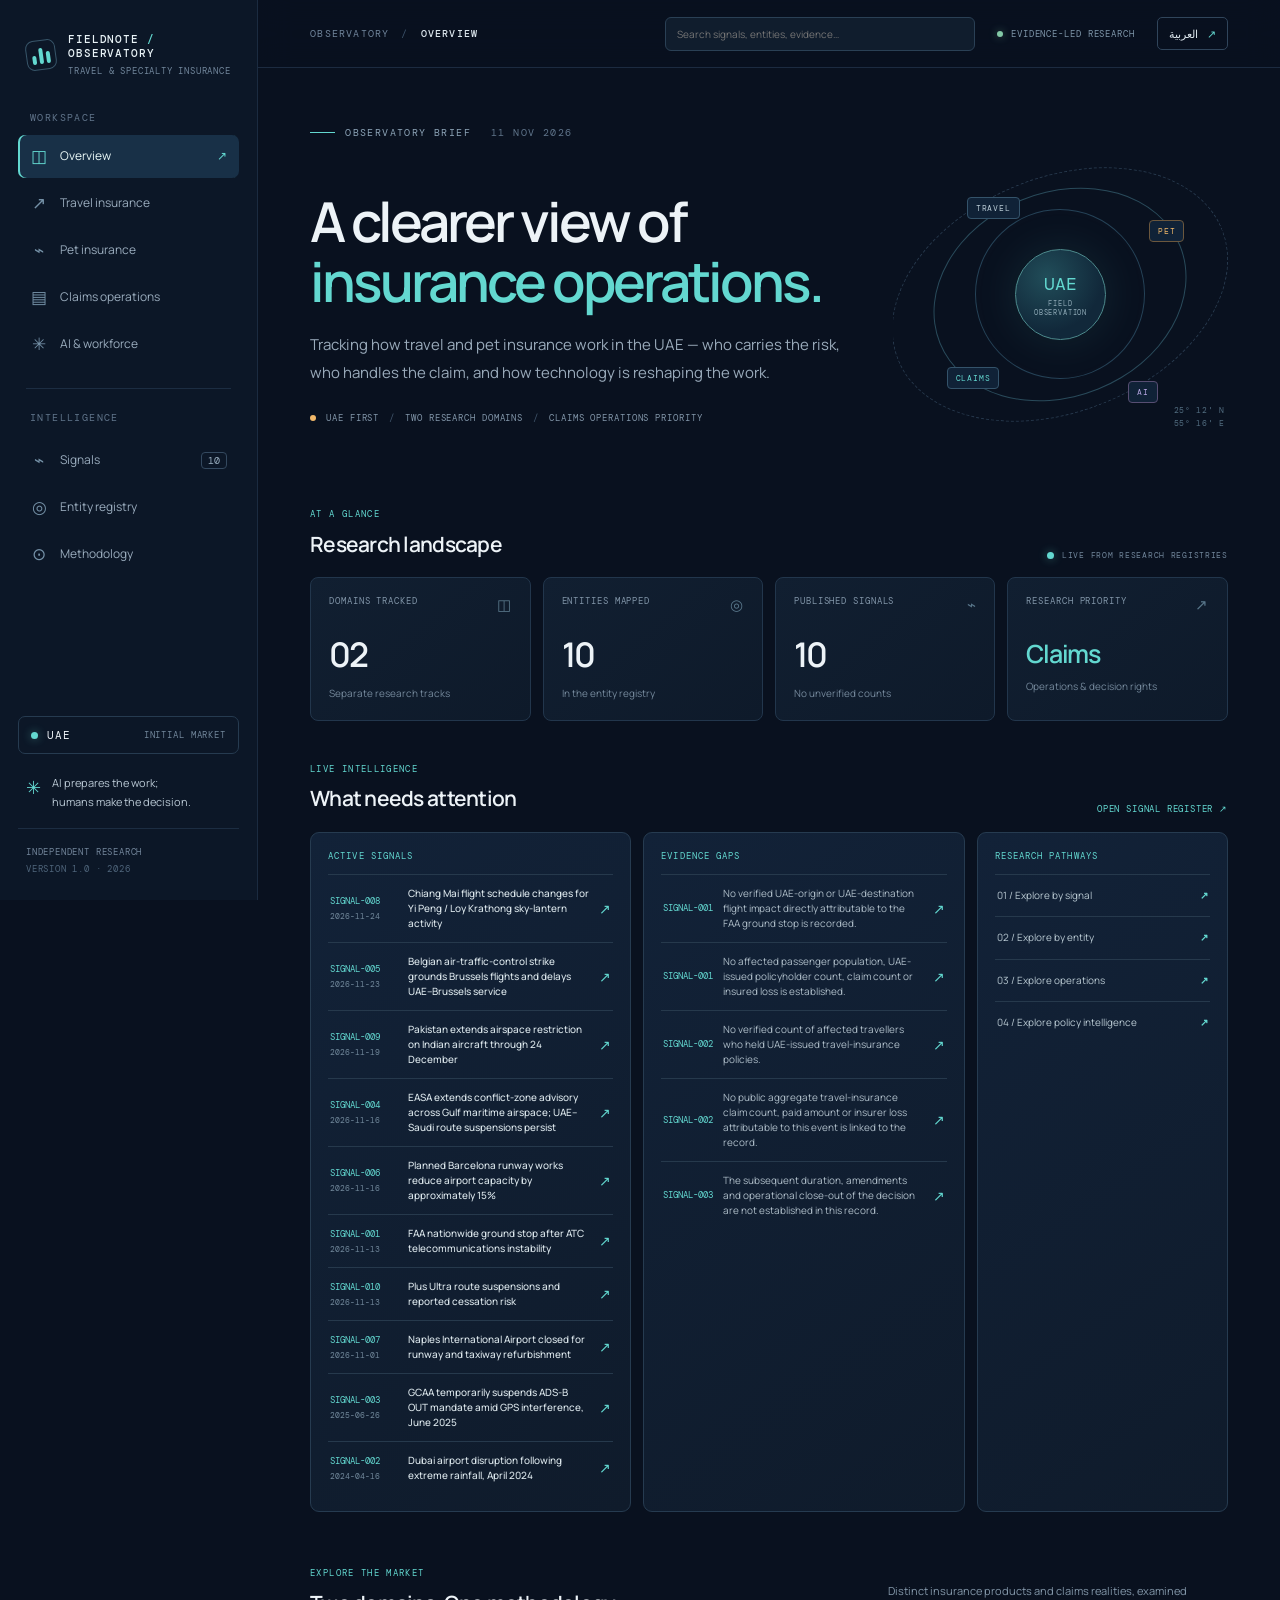
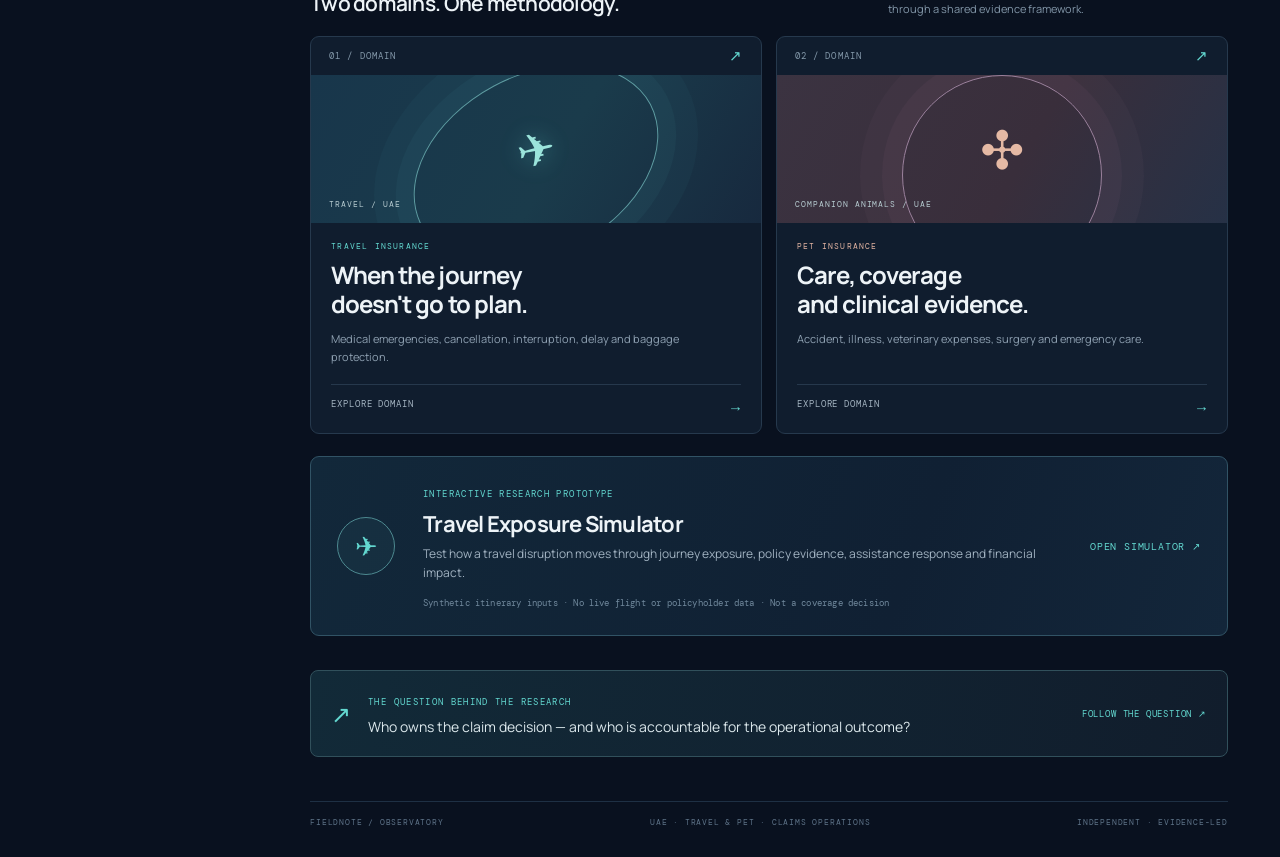
<file: index.html>
<!doctype html>
<html lang="en" dir="ltr">
<head>
  <meta charset="utf-8">
  <meta name="viewport" content="width=device-width, initial-scale=1">
  <meta name="theme-color" content="#09111f">
  <meta name="description" content="An evidence-led observatory of UAE travel and pet insurance markets, claims operations and emerging technology.">
  <title>Travel & Specialty Insurance Observatory</title>
  <link rel="preconnect" href="https://fonts.googleapis.com">
  <link rel="preconnect" href="https://fonts.gstatic.com" crossorigin>
  <link href="https://fonts.googleapis.com/css2?family=DM+Mono:wght@400;500&family=Manrope:wght@400;500;600;700;800&family=Noto+Sans+Arabic:wght@400;500;600;700;800&display=swap" rel="stylesheet">
  <link rel="stylesheet" href="/assets/css/observatory.css">
  <script defer src="/assets/js/observatory.js"></script>
</head>
<body>
  <div class="app-shell">
    <aside class="sidebar" id="sidebar">
      <a class="brand" href="#overview" aria-label="Observatory home">
        <span class="brand-mark"><span></span><span></span><span></span></span>
        <span class="brand-copy"><strong>FIELDNOTE<span> / </span>OBSERVATORY</strong><small>TRAVEL & SPECIALTY INSURANCE</small></span>
      </a>
      <div class="side-label" data-i18n="workspace">WORKSPACE</div>
      <nav class="main-nav" aria-label="Main navigation">
        <a class="nav-link active" href="#overview" data-section="overview"><span class="nav-icon">◫</span><span data-i18n="overview">Overview</span><span class="nav-arrow">↗</span></a>
        <a class="nav-link" href="#travel" data-section="travel"><span class="nav-icon">↗</span><span data-i18n="travel">Travel insurance</span></a>
        <a class="nav-link" href="#pet" data-section="pet"><span class="nav-icon">⌁</span><span data-i18n="pet">Pet insurance</span></a>
        <a class="nav-link" href="#claims" data-section="claims"><span class="nav-icon">▤</span><span data-i18n="claims">Claims operations</span></a>
        <a class="nav-link" href="#ai" data-section="ai"><span class="nav-icon">✳</span><span data-i18n="ai">AI & workforce</span></a>
        <div class="side-divider"></div>
        <div class="side-label" data-i18n="intelligence">INTELLIGENCE</div>
        <a class="nav-link" href="#signals" data-section="signals"><span class="nav-icon">⌁</span><span data-i18n="signals">Signals</span><span class="nav-count" id="signal-count">0</span></a>
        <a class="nav-link" href="#entities" data-section="entities"><span class="nav-icon">◎</span><span data-i18n="entities">Entity registry</span></a>
        <a class="nav-link" href="#methodology" data-section="methodology"><span class="nav-icon">⊙</span><span data-i18n="methodology">Methodology</span></a>
      </nav>
      <div class="sidebar-bottom">
        <div class="market-chip"><span class="pulse-dot"></span><span>UAE</span><span class="market-caption" data-i18n="initialMarket">INITIAL MARKET</span></div>
        <div class="sidebar-note"><span class="note-mark">✳</span><p data-i18n="principle">AI prepares the work;<br>humans make the decision.</p></div>
        <div class="sidebar-foot">INDEPENDENT RESEARCH<br><span>VERSION 1.0 · 2026</span></div>
      </div>
    </aside>

    <main class="main-content">
      <header class="topbar">
        <button class="mobile-menu" id="mobile-menu" aria-label="Open menu">☰</button>
        <div class="breadcrumb"><span>OBSERVATORY</span><b>/</b><strong id="breadcrumb-current">OVERVIEW</strong></div>
        <div class="top-actions"><div class="global-search-wrap"><input id="global-search" type="search" placeholder="Search signals, entities, evidence…" aria-label="Search the observatory"><div id="global-search-results" class="global-search-results" hidden></div></div>
          <span class="live-label"><i></i><span data-i18n="evidenceLed">EVIDENCE-LED RESEARCH</span></span>
          <button class="lang-toggle" id="lang-toggle" type="button">العربية <span>↗</span></button>
        </div>
      </header>

      <section class="view active" id="view-overview">
        <div class="page-intro">
          <div class="eyebrow"><span class="eyebrow-line"></span><span data-i18n="observatoryBrief">OBSERVATORY BRIEF</span><span class="eyebrow-date">11 NOV 2026</span></div>
          <div class="hero-grid">
            <div>
              <h1 data-i18n="heroTitle">A clearer view of<br><em>insurance operations.</em></h1>
              <p class="hero-lede" data-i18n="heroLead">Tracking how travel and pet insurance work in the UAE — who carries the risk, who handles the claim, and how technology is reshaping the work.</p>
              <div class="hero-meta"><span class="meta-dot"></span><span data-i18n="uaeFirst">UAE FIRST</span><span class="meta-sep">/</span><span data-i18n="twoDomains">TWO RESEARCH DOMAINS</span><span class="meta-sep">/</span><span data-i18n="claimsPriority">CLAIMS OPERATIONS PRIORITY</span></div>
            </div>
            <div class="hero-visual" aria-hidden="true">
              <div class="orbit orbit-one"></div><div class="orbit orbit-two"></div><div class="orbit orbit-three"></div>
              <div class="orbit-core"><span>UAE</span><small>FIELD<br>OBSERVATION</small></div>
              <span class="orbit-node node-a">TRAVEL</span><span class="orbit-node node-b">PET</span><span class="orbit-node node-c">CLAIMS</span><span class="orbit-node node-d">AI</span>
              <div class="visual-coord">25° 12' N<br>55° 16' E</div>
            </div>
          </div>
        </div>

        <div class="section-heading">
          <div><span class="section-kicker" data-i18n="atAGlance">AT A GLANCE</span><h2 data-i18n="researchLandscape">Research landscape</h2></div>
          <span class="updated-stamp"><span class="pulse-dot"></span><span data-i18n="registryDriven">LIVE FROM RESEARCH REGISTRIES</span></span>
        </div>
        <div class="metrics-grid">
          <article class="metric-card"><div class="metric-top"><span data-i18n="domainsTracked">DOMAINS TRACKED</span><span class="metric-symbol">◫</span></div><strong id="metric-domains">02</strong><small data-i18n="separateResearchTracks">Separate research tracks</small></article>
          <article class="metric-card"><div class="metric-top"><span data-i18n="entitiesMapped">ENTITIES MAPPED</span><span class="metric-symbol">◎</span></div><strong id="metric-entities">—</strong><small data-i18n="verifiedRegistry">In the entity registry</small></article>
          <article class="metric-card"><div class="metric-top"><span data-i18n="publishedSignals">PUBLISHED SIGNALS</span><span class="metric-symbol">⌁</span></div><strong id="metric-signals">00</strong><small data-i18n="noInflatedCounts">No unverified counts</small></article>
          <article class="metric-card metric-priority"><div class="metric-top"><span data-i18n="researchPriority">RESEARCH PRIORITY</span><span class="metric-symbol">↗</span></div><strong data-i18n="claims">Claims</strong><small data-i18n="operationsDecisionRights">Operations & decision rights</small></article>
        </div>

        <div class="intelligence-dashboard"><div class="section-heading"><div><span class="section-kicker">LIVE INTELLIGENCE</span><h2>What needs attention</h2></div><a class="text-link" href="#signals" data-go="signals">OPEN SIGNAL REGISTER ↗</a></div><div class="intelligence-grid"><article class="intelligence-panel"><span class="panel-kicker">ACTIVE SIGNALS</span><div id="overview-active-signals"></div></article><article class="intelligence-panel"><span class="panel-kicker">EVIDENCE GAPS</span><div id="overview-evidence-gaps"></div></article><article class="intelligence-panel"><span class="panel-kicker">RESEARCH PATHWAYS</span><div class="pathway-links"><button data-go="signals">01 / Explore by signal <b>↗</b></button><button data-go="entities">02 / Explore by entity <b>↗</b></button><button data-go="claims">03 / Explore operations <b>↗</b></button><button data-go="travel">04 / Explore policy intelligence <b>↗</b></button></div></article></div></div>

        <div class="section-heading domain-heading">
          <div><span class="section-kicker" data-i18n="exploreTheMarket">EXPLORE THE MARKET</span><h2 data-i18n="twoLenses">Two domains. One methodology.</h2></div>
          <p data-i18n="domainIntro">Distinct insurance products and claims realities, examined through a shared evidence framework.</p>
        </div>
        <div class="domain-grid">
          <a class="domain-card travel-card" href="#travel" data-go="travel">
            <div class="domain-card-top"><span class="domain-index">01 / DOMAIN</span><span class="domain-arrow">↗</span></div>
            <div class="domain-art travel-art"><div class="travel-arc"></div><div class="travel-plane">✈</div><span class="art-label">TRAVEL / UAE</span></div>
            <div class="domain-card-copy"><div class="domain-tag">TRAVEL INSURANCE</div><h3 data-i18n="travelTitle">When the journey<br>doesn't go to plan.</h3><p data-i18n="travelDescription">Medical emergencies, cancellation, interruption, delay and baggage protection.</p><div class="domain-footer"><span data-i18n="exploreDomain">EXPLORE DOMAIN</span><span>→</span></div></div>
          </a>
          <a class="domain-card pet-card" href="#pet" data-go="pet">
            <div class="domain-card-top"><span class="domain-index">02 / DOMAIN</span><span class="domain-arrow">↗</span></div>
            <div class="domain-art pet-art"><div class="pet-orbit"></div><div class="pet-paw">✣</div><span class="art-label">COMPANION ANIMALS / UAE</span></div>
            <div class="domain-card-copy"><div class="domain-tag">PET INSURANCE</div><h3 data-i18n="petTitle">Care, coverage<br>and clinical evidence.</h3><p data-i18n="petDescription">Accident, illness, veterinary expenses, surgery and emergency care.</p><div class="domain-footer"><span data-i18n="exploreDomain">EXPLORE DOMAIN</span><span>→</span></div></div>
          </a>
        </div>

        <a class="simulator-feature" href="/travel-exposure-simulator.html" aria-label="Open Travel Exposure Simulator">
          <div class="simulator-feature-icon" aria-hidden="true">✈</div>
          <div class="simulator-feature-copy">
            <span class="section-kicker" data-i18n="simulatorKicker">INTERACTIVE RESEARCH PROTOTYPE</span>
            <h2 data-i18n="simulatorTitle">Travel Exposure Simulator</h2>
            <p data-i18n="simulatorDescription">Test how a travel disruption moves through journey exposure, policy evidence, assistance response and financial impact.</p>
            <small data-i18n="simulatorCaveat">Synthetic itinerary inputs · No live flight or policyholder data · Not a coverage decision</small>
          </div>
          <span class="simulator-feature-link" data-i18n="openSimulator">OPEN SIMULATOR ↗</span>
        </a>
        <div class="insight-strip">
          <div class="insight-icon">↗</div><div><span class="section-kicker" data-i18n="coreQuestion">THE QUESTION BEHIND THE RESEARCH</span><p data-i18n="coreQuestionText">Who owns the claim decision — and who is accountable for the operational outcome?</p></div><a href="#claims" data-go="claims" class="text-link"><span data-i18n="followTheQuestion">FOLLOW THE QUESTION</span> ↗</a>
        </div>
        <footer class="page-footer"><span>FIELDNOTE / OBSERVATORY</span><span data-i18n="footerScope">UAE · TRAVEL & PET · CLAIMS OPERATIONS</span><span>INDEPENDENT · EVIDENCE-LED</span></footer>
      </section>

      <section class="view" id="view-travel">
        <div class="view-header"><div class="eyebrow"><span class="eyebrow-line"></span>DOMAIN 01 / UAE</div><h1 data-i18n="travelTitle">When the journey<br>doesn't go to plan.</h1><p data-i18n="travelDescription">Medical emergencies, cancellation, interruption, delay and baggage protection.</p></div>
        <div class="detail-banner travel-banner"><span>TRAVEL INSURANCE / UAE</span><strong data-i18n="travelBanner">A claim is a chain of responsibilities — not a single transaction.</strong></div>
        <div class="section-heading"><div><span class="section-kicker" data-i18n="coverageMap">COVERAGE MAP</span><h2 data-i18n="researchScope">Research scope</h2></div></div>
        <div class="scope-grid" id="travel-scope"></div>
        <div class="section-heading"><div><span class="section-kicker" data-i18n="openQuestions">OPEN QUESTIONS</span><h2 data-i18n="questionsToResolve">Questions to resolve</h2></div></div>
        <div class="question-list"><div><b>01</b><span data-i18n="travelQ1">Where does assistance coordination end and claims decision authority begin?</span></div><div><b>02</b><span data-i18n="travelQ2">How are baggage evidence, airline reports and policy exclusions validated?</span></div><div><b>03</b><span data-i18n="travelQ3">Which party owns customer communication, settlement and complaint escalation?</span></div></div>
        <div class="section-heading intelligence-heading"><div><span class="section-kicker" data-i18n="frameworkKicker">INTELLIGENCE FRAMEWORK</span><h2 data-i18n="frameworkTitle">From disruption to claims decision</h2></div><span class="updated-stamp" data-i18n="frameworkScope">UAE-FIRST · EVIDENCE-LED</span></div>
        <div class="framework-flow">
          <article class="framework-node"><span>01</span><b data-i18n="frameworkStep1">Aviation signal</b><small data-i18n="frameworkStep1Desc">What happened?</small></article>
          <i>→</i>
          <article class="framework-node"><span>02</span><b data-i18n="frameworkStep2">UAE exposure</b><small data-i18n="frameworkStep2Desc">Who may be affected?</small></article>
          <i>→</i>
          <article class="framework-node"><span>03</span><b data-i18n="frameworkStep3">Policy response</b><small data-i18n="frameworkStep3Desc">What does the wording say?</small></article>
          <i>→</i>
          <article class="framework-node"><span>04</span><b data-i18n="frameworkStep4">Claims operations</b><small data-i18n="frameworkStep4Desc">What evidence and recovery apply?</small></article>
          <i>→</i>
          <article class="framework-node"><span>05</span><b data-i18n="frameworkStep5">Intelligence</b><small data-i18n="frameworkStep5Desc">What decision or gap emerges?</small></article>
        </div>
        <div class="section-heading"><div><span class="section-kicker" data-i18n="policyKicker">POLICY INTELLIGENCE</span><h2 data-i18n="policyTitle">Company-neutral policy comparison</h2></div><span class="updated-stamp" data-i18n="policyVersionNote">INITIAL REVIEW · REVALIDATION REQUIRED</span></div>
        <div id="policy-comparison" class="policy-grid"></div>
        <div class="research-caveat"><span>!</span><p data-i18n="policyCaveat">Initial comparison only. No claim eligibility decision can be made without the complete policy wording, schedule, definitions, exclusions, endorsements and passenger-specific evidence.</p></div>
      </section>

      <section class="view" id="view-pet">
        <div class="view-header"><div class="eyebrow"><span class="eyebrow-line"></span>DOMAIN 02 / UAE</div><h1 data-i18n="petTitle">Care, coverage<br>and clinical evidence.</h1><p data-i18n="petDescription">Accident, illness, veterinary expenses, surgery and emergency care.</p></div>
        <div class="detail-banner pet-banner"><span>PET INSURANCE / COMPANION ANIMALS</span><strong data-i18n="petBanner">Veterinary evidence meets policy rules, clinical judgement and reimbursement.</strong></div>
        <div class="section-heading"><div><span class="section-kicker" data-i18n="coverageMap">COVERAGE MAP</span><h2 data-i18n="researchScope">Research scope</h2></div></div>
        <div class="scope-grid" id="pet-scope"></div>
        <div class="section-heading"><div><span class="section-kicker" data-i18n="openQuestions">OPEN QUESTIONS</span><h2 data-i18n="questionsToResolve">Questions to resolve</h2></div></div>
        <div class="question-list"><div><b>01</b><span data-i18n="petQ1">Who interprets veterinary records against exclusions and pre-existing conditions?</span></div><div><b>02</b><span data-i18n="petQ2">How are waiting periods, sub-limits and deductibles applied in practice?</span></div><div><b>03</b><span data-i18n="petQ3">Which entity adjudicates, approves and pays the reimbursement?</span></div></div>
      </section>

      <section class="view" id="view-claims">
        <div class="view-header"><div class="eyebrow"><span class="eyebrow-line"></span>OPERATING MODEL / UAE</div><h1 data-i18n="claimsTitle">Follow the claim.<br><em>Find the decision.</em></h1><p data-i18n="claimsLead">Map the chain from first notice to settlement — and identify where authority, accountability and customer outcomes sit.</p></div>
        <div class="section-heading"><div><span class="section-kicker" data-i18n="referenceWorkflow">REFERENCE WORKFLOW</span><h2 data-i18n="claimLifecycle">The claim lifecycle</h2></div><span class="updated-stamp">ANALYTICAL MODEL · NOT UNIVERSAL</span></div>
        <div class="workflow">
          <div class="workflow-step"><span>01</span><b data-i18n="intake">Intake</b><small data-i18n="intakeDesc">FNOL & submission</small></div><i>→</i>
          <div class="workflow-step"><span>02</span><b data-i18n="eligibility">Eligibility</b><small data-i18n="eligibilityDesc">Policy & coverage</small></div><i>→</i>
          <div class="workflow-step"><span>03</span><b data-i18n="evidence">Evidence</b><small data-i18n="evidenceDesc">Documents & validation</small></div><i>→</i>
          <div class="workflow-step"><span>04</span><b data-i18n="adjudication">Adjudication</b><small data-i18n="adjudicationDesc">Assessment & authority</small></div><i>→</i>
          <div class="workflow-step"><span>05</span><b data-i18n="settlement">Settlement</b><small data-i18n="settlementDesc">Payment & closure</small></div>
        </div>
        <div class="authority-panel"><div><span class="section-kicker" data-i18n="decisionRights">DECISION RIGHTS</span><h2 data-i18n="notTheSameRole">Four roles. Not necessarily one organisation.</h2><p data-i18n="decisionRightsDesc">A provider may administer a claim without holding authority to make the final binding decision. Delegation must be evidenced, not assumed.</p></div><div class="role-list"><div><span>01</span><b data-i18n="riskCarrier">Risk carrier</b><small data-i18n="riskCarrierDesc">Underwriting & policy liability</small></div><div><span>02</span><b data-i18n="administrator">Administrator</b><small data-i18n="administratorDesc">Intake, processing & coordination</small></div><div><span>03</span><b data-i18n="decisionMaker">Decision-maker</b><small data-i18n="decisionMakerDesc">Binding approval / decline authority</small></div><div><span>04</span><b data-i18n="accountableParty">Accountable party</b><small data-i18n="accountablePartyDesc">Governance & customer outcome</small></div></div></div>
        <div class="research-caveat"><span>!</span><p data-i18n="claimsCaveat">Travel and Pet claims workflows are researched separately. A TPA appointment, assistance contract or claims submission portal does not by itself prove delegated final decision authority.</p></div>
      </section>

      <section class="view" id="view-ai">
        <div class="view-header"><div class="eyebrow"><span class="eyebrow-line"></span>TECHNOLOGY / WORKFORCE</div><h1 data-i18n="aiTitle">AI in the workflow.<br><em>Humans in control.</em></h1><p data-i18n="aiLead">Separate document automation, decision support and delegated automated decisions. The difference is operational — and material.</p></div>
        <div class="ai-spectrum"><div class="spectrum-item"><span>01</span><b data-i18n="processAutomation">Process automation</b><p data-i18n="processDesc">Capture, OCR, extraction, classification and routing.</p><label class="evidence-label evidence-supported" data-i18n="observedAcrossMarket">OBSERVED IN UAE CROSS-LINE EXAMPLES</label></div><div class="spectrum-item"><span>02</span><b data-i18n="decisionSupport">Decision support</b><p data-i18n="supportDesc">Summarise evidence, flag exceptions and suggest next actions.</p><label class="evidence-label evidence-supported" data-i18n="emergingEvidence">EMERGING EVIDENCE</label></div><div class="spectrum-item"><span>03</span><b data-i18n="delegatedDecision">Delegated automated decision</b><p data-i18n="delegatedDesc">Approve, decline or settle within defined authority.</p><label class="evidence-label evidence-gap" data-i18n="notEstablished">NOT ESTABLISHED IN TRAVEL / PET SAMPLE</label></div><div class="spectrum-item"><span>04</span><b data-i18n="autonomousDecision">Autonomous high-impact decision</b><p data-i18n="autonomousDesc">Material claim decision without meaningful human involvement.</p><label class="evidence-label evidence-gap" data-i18n="notEstablished">NOT ESTABLISHED IN TRAVEL / PET SAMPLE</label></div></div>
        <div class="human-control"><div class="human-icon">✳</div><div><span class="section-kicker" data-i18n="designPrinciple">DESIGN PRINCIPLE</span><h2 data-i18n="humanControlTitle">AI prepares the work. Humans make the decision.</h2><p data-i18n="humanControlDesc">The research question is not simply whether AI is used. It is what authority the system has, who can intervene, and who remains accountable when an outcome is wrong.</p></div></div>
        <p class="small-note" data-i18n="aiScopeNote">Evidence shown here includes UAE insurance examples outside Travel and Pet. It is contextual evidence, not proof of deployment in either domain.</p>
      </section>

      <section class="view" id="view-signals">
        <div class="view-header"><div class="eyebrow"><span class="eyebrow-line"></span>INTELLIGENCE / SIGNAL REGISTER</div><h1 data-i18n="signalsTitle">Signals, not noise.</h1><p data-i18n="signalsLead">A signal enters the register only when the evidence trail, competing explanations and research decision are documented.</p></div>
        <div class="signal-status"><div><span class="signal-number" id="signal-total">00</span><span data-i18n="registeredSignals">REGISTERED SIGNALS</span></div><div class="status-key"><i class="key-verified"></i><span data-i18n="verified">Verified</span><i class="key-review"></i><span data-i18n="underReview">Under review</span><i class="key-hypothesis"></i><span data-i18n="hypothesis">Hypothesis</span></div></div>
        <div class="signal-filter-bar"><span>SELECT A SIGNAL TO TRACE ITS EVIDENCE AND OPEN QUESTIONS</span><span id="signal-filter-count"></span></div><div id="signals-list" class="signal-list"></div>
        <div id="signals-empty" class="empty-state" hidden><div class="empty-orbit">⌁</div><span class="section-kicker" data-i18n="registerIsOpen">REGISTER IS OPEN</span><h2 data-i18n="noSignalsYet">No signals have been published yet.</h2><p data-i18n="noSignalsDesc">Research is underway. Findings will appear here only after evidence review and a documented decision to publish.</p><a class="text-link" href="#methodology" data-go="methodology"><span data-i18n="howSignalsQualify">HOW SIGNALS QUALIFY</span> ↗</a></div>
      </section>

      <section class="view" id="view-entities">
        <div class="view-header compact-header"><div class="eyebrow"><span class="eyebrow-line"></span>INTELLIGENCE / ENTITY REGISTER</div><h1 data-i18n="entitiesTitle">Who does what?</h1><p data-i18n="entitiesLead">A working map of insurers, administrators, assistance providers and oversight bodies — with roles limited to what the sources establish.</p></div>
        <div class="registry-toolbar"><div class="registry-count"><strong id="entity-total">—</strong><span data-i18n="entitiesInRegistry">ENTITIES IN REGISTRY</span></div><input type="search" id="entity-search" data-i18n-placeholder="searchEntities" placeholder="Search organisations or roles…" aria-label="Search entities"><select id="entity-filter" aria-label="Filter by entity type"><option value="all">All entity types</option><option value="Insurer">Insurers</option><option value="Claims administrator / assistance services provider">Administrators / assistance</option><option value="Regulator">Regulators</option></select></div>
        <div id="entity-detail-panel" class="entity-detail-panel" hidden></div><div class="entity-table-wrap"><table class="entity-table"><thead><tr><th data-i18n="organisation">ORGANISATION</th><th data-i18n="entityType">ENTITY TYPE</th><th data-i18n="verifiedRole">VERIFIED ROLE</th><th data-i18n="status">STATUS</th><th></th></tr></thead><tbody id="entity-rows"></tbody></table></div>
        <div id="entity-empty" class="empty-inline" hidden>No matching entities found.</div>
        <p class="small-note" data-i18n="entityCaveat">A listed role is not a complete account of an organisation's contractual authority or operational responsibilities.</p>
      </section>

      <section class="view" id="view-methodology">
        <div class="view-header"><div class="eyebrow"><span class="eyebrow-line"></span>HOW WE WORK / RESEARCH METHOD</div><h1 data-i18n="methodTitle">Evidence before<br><em>interpretation.</em></h1><p data-i18n="methodLead">A transparent process for turning market observations into defensible intelligence — without overstating what the evidence can say.</p></div>
        <div class="method-steps"><div><span>01</span><b data-i18n="defineQuestion">Define the question</b><p data-i18n="defineDesc">Start with a specific operational or market question.</p></div><div><span>02</span><b data-i18n="collectEvidence">Collect evidence</b><p data-i18n="collectDesc">Prioritise primary sources and record dates, context and limitations.</p></div><div><span>03</span><b data-i18n="testInterpretation">Test interpretation</b><p data-i18n="testDesc">Separate verified facts, unknowns and competing hypotheses.</p></div><div><span>04</span><b data-i18n="decideStatus">Decide the status</b><p data-i18n="decideDesc">Publish, continue research, monitor, reject or archive.</p></div><div><span>05</span><b data-i18n="maintainTrail">Maintain the trail</b><p data-i18n="maintainDesc">Link the registry record to its detailed research and source trail.</p></div></div>
        <div class="evidence-legend"><h2 data-i18n="evidenceStatuses">Evidence statuses</h2><div><b class="status-pill verified">VERIFIED</b><span data-i18n="verifiedDef">Directly supported by reliable evidence for the stated claim.</span></div><div><b class="status-pill partial">PARTIALLY VERIFIED</b><span data-i18n="partialDef">Some elements are supported; material questions remain unresolved.</span></div><div><b class="status-pill unverified">UNVERIFIED</b><span data-i18n="unverifiedDef">Identified, but not sufficiently corroborated.</span></div><div><b class="status-pill hypothesis">HYPOTHESIS</b><span data-i18n="hypothesisDef">An explanation to be tested, not a fact.</span></div><div><b class="status-pill disputed">DISPUTED</b><span data-i18n="disputedDef">Credible sources conflict or the claim is contested.</span></div><div><b class="status-pill historical">HISTORICAL</b><span data-i18n="historicalDef">Accurate for a past period; current status not confirmed.</span></div></div>
        <div class="method-footer"><span class="section-kicker" data-i18n="nonNegotiable">NON-NEGOTIABLE</span><p data-i18n="methodPrinciple">A technology announcement does not prove production deployment. A job description does not prove actual workflow. A TPA appointment does not prove delegated decision authority.</p></div>
      </section>
    </main>
  </div>
  <div class="mobile-overlay" id="mobile-overlay"></div>
  <div class="toast" id="toast" role="status" aria-live="polite"></div>
</body>
</html>
</file>
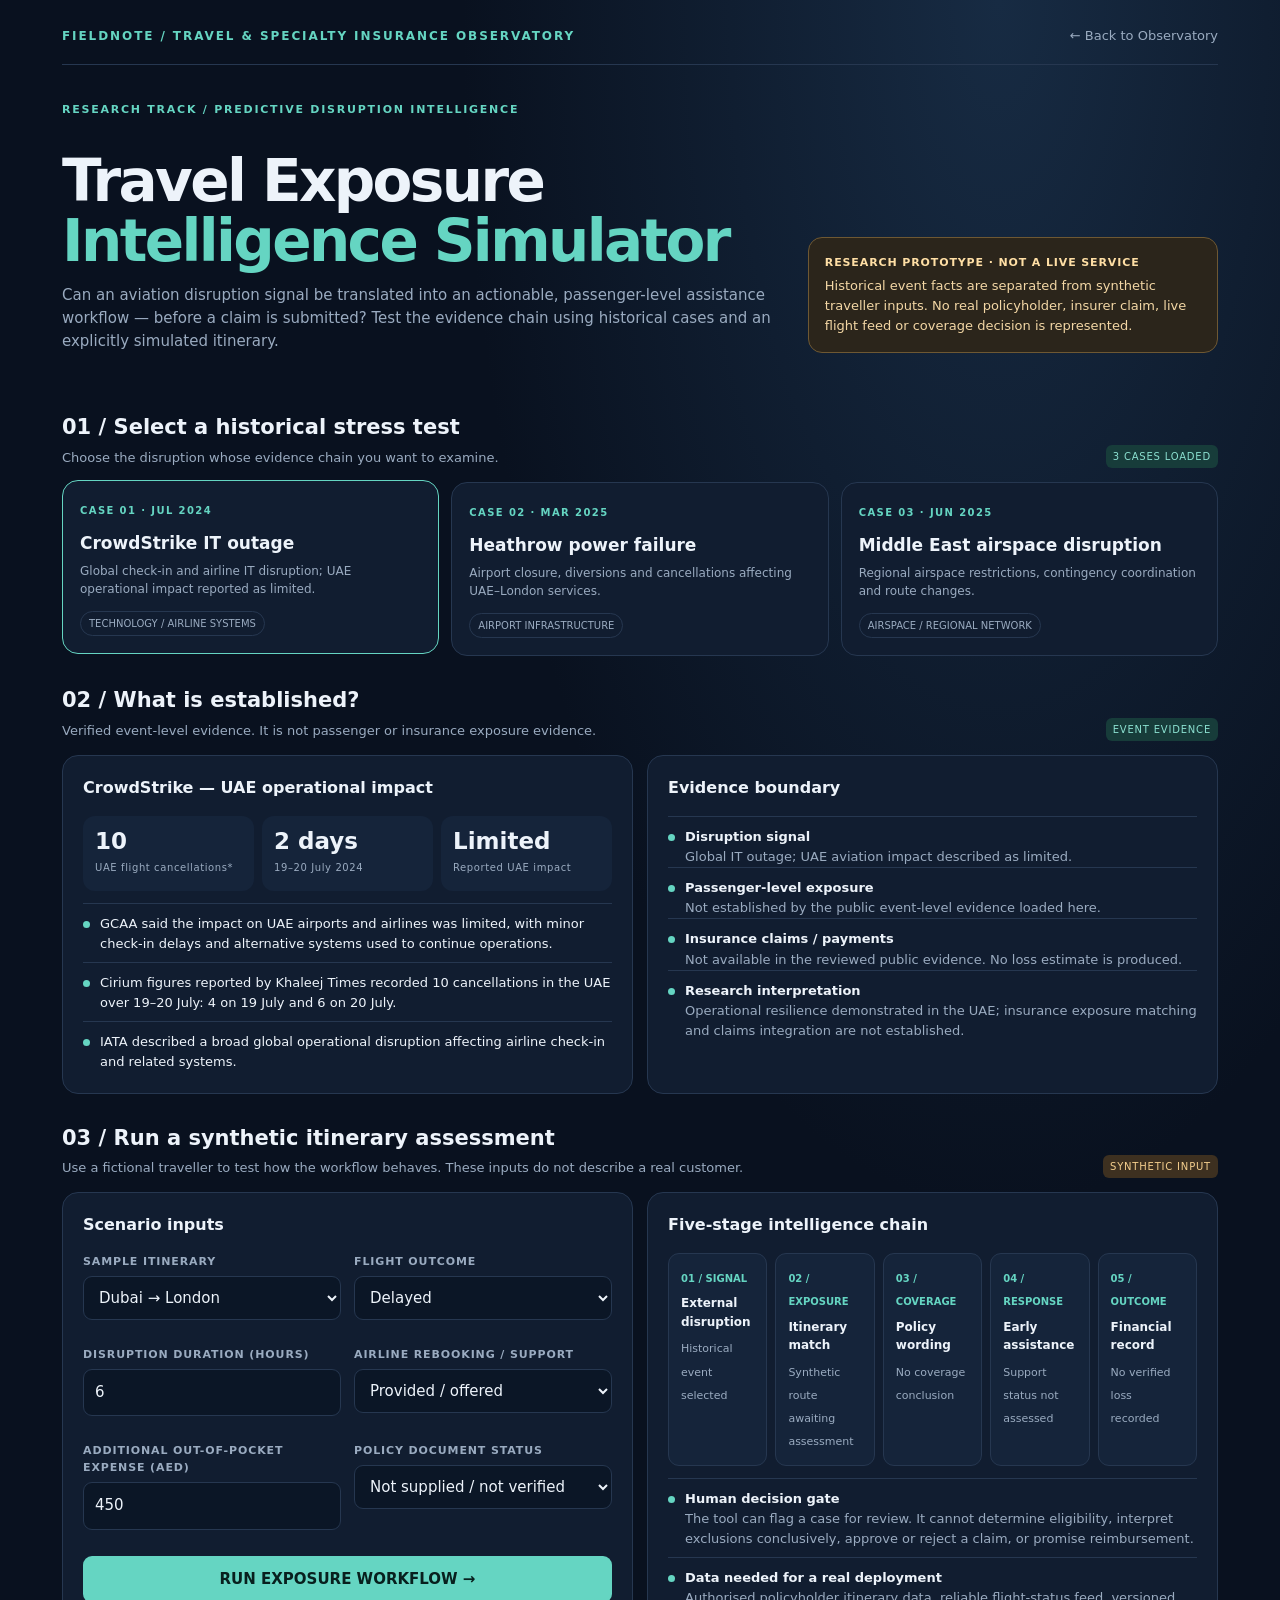
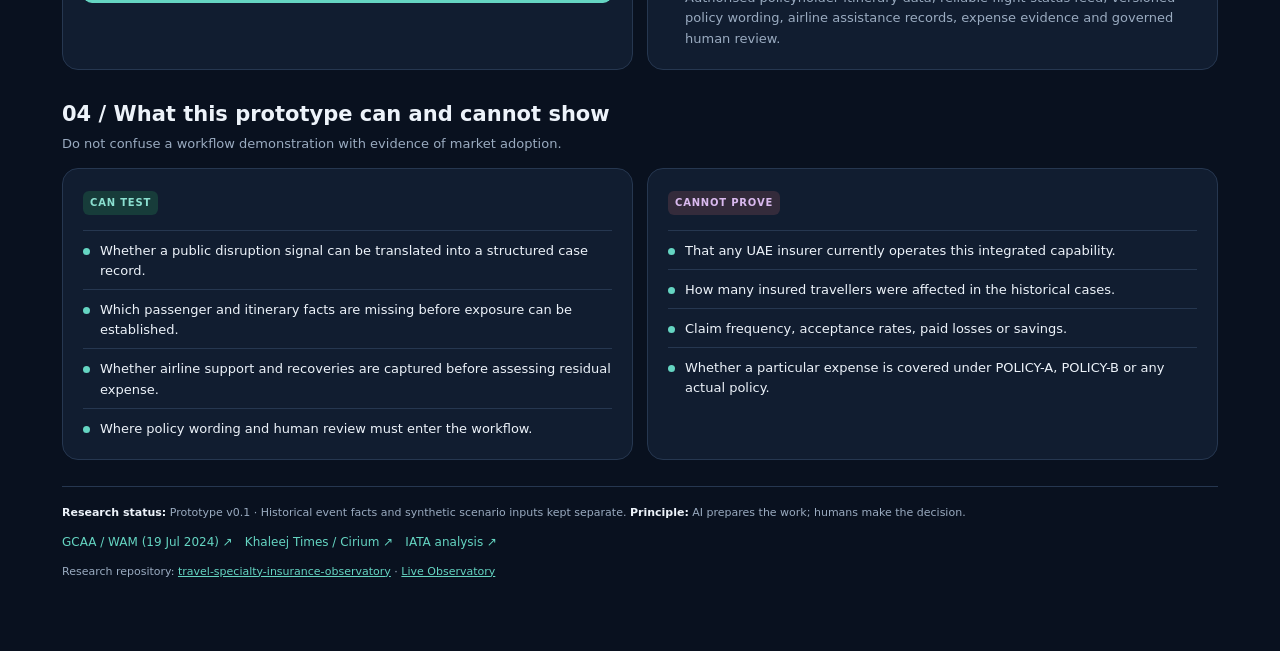
<file: travel-exposure-simulator.html>
<!doctype html>
<html lang="en" dir="ltr">
<head>
<meta charset="utf-8"><meta name="viewport" content="width=device-width,initial-scale=1">
<meta name="theme-color" content="#09111f">
<title>Travel Exposure Intelligence Simulator | Fieldnote Observatory</title>
<style>
:root{--bg:#09111f;--panel:#111d30;--panel2:#15243a;--line:#263750;--text:#edf3fa;--muted:#9aabc0;--teal:#65d5c2;--amber:#f1c477;--red:#ef8c8c;--blue:#8eb8ff;--radius:16px}
*{box-sizing:border-box}body{margin:0;background:radial-gradient(ellipse at 78% 0%,#172b43 0,transparent 38%),var(--bg);color:var(--text);font:15px/1.55 Inter,ui-sans-serif,system-ui,-apple-system,Segoe UI,sans-serif}
a{color:var(--teal)}button,input,select{font:inherit}.shell{max-width:1200px;margin:auto;padding:26px 22px 60px}.top{display:flex;justify-content:space-between;align-items:center;gap:18px;border-bottom:1px solid var(--line);padding-bottom:18px}.brand{font-size:12px;letter-spacing:.16em;color:var(--teal);font-weight:800}.back{color:var(--muted);font-size:13px;text-decoration:none}.eyebrow{color:var(--teal);font-size:11px;letter-spacing:.16em;font-weight:800;margin-top:36px}.hero{display:grid;grid-template-columns:1.4fr .8fr;gap:28px;align-items:end;padding:22px 0 30px}.hero h1{font-size:clamp(34px,5vw,58px);line-height:1.03;letter-spacing:-.045em;margin:12px 0}.hero h1 em{font-style:normal;color:var(--teal)}.hero p{color:var(--muted);max-width:720px;margin:0}.notice{border:1px solid #6e5833;background:#2b251b;border-radius:14px;padding:16px;color:#f3d7a5;font-size:13px}.notice strong{display:block;color:#ffdfa5;letter-spacing:.08em;font-size:11px;margin-bottom:5px}.section-head{display:flex;justify-content:space-between;align-items:end;gap:16px;margin:28px 0 14px}.section-head h2{font-size:21px;margin:0}.section-head p{color:var(--muted);font-size:13px;margin:4px 0 0}.case-grid{display:grid;grid-template-columns:repeat(3,1fr);gap:12px}.case{background:var(--panel);border:1px solid var(--line);border-radius:var(--radius);padding:17px;text-align:left;color:var(--text);cursor:pointer;min-height:168px;transition:.18s}.case:hover,.case.active{border-color:var(--teal);transform:translateY(-2px)}.case .num{font-size:10px;letter-spacing:.14em;color:var(--teal);font-weight:800}.case h3{font-size:17px;margin:9px 0 5px}.case p{font-size:12px;color:var(--muted);margin:0}.tag{display:inline-block;border:1px solid var(--line);border-radius:99px;padding:4px 8px;font-size:10px;color:var(--muted);margin-top:12px}
.layout{display:grid;grid-template-columns:1fr 1fr;gap:14px}.panel{background:var(--panel);border:1px solid var(--line);border-radius:var(--radius);padding:20px}.panel h3{font-size:16px;margin:0 0 15px}.stats{display:grid;grid-template-columns:repeat(3,1fr);gap:8px}.stat{background:var(--panel2);border-radius:12px;padding:12px}.stat b{display:block;font-size:23px;line-height:1.2}.stat small{font-size:10px;color:var(--muted);letter-spacing:.06em}.evidence{margin-top:12px;display:grid;gap:8px}.ev{display:flex;gap:10px;border-top:1px solid var(--line);padding-top:10px;font-size:13px}.ev i{width:7px;height:7px;flex:none;border-radius:50%;background:var(--teal);margin-top:7px}.ev span{color:var(--muted)}.badge{font-size:10px;letter-spacing:.08em;border-radius:6px;padding:4px 7px;background:#173c3a;color:#8be0d0;display:inline-block}.badge.warn{background:#3d3020;color:#f5cf8e}.badge.unknown{background:#342b3b;color:#d9b9ee}
label{display:block;font-size:11px;letter-spacing:.08em;color:var(--muted);margin:0 0 6px;font-weight:700}select,input{width:100%;background:#0b1626;color:var(--text);border:1px solid var(--line);border-radius:9px;padding:11px;outline:none}select:focus,input:focus{border-color:var(--teal)}.formgrid{display:grid;grid-template-columns:1fr 1fr;gap:13px}.field{margin-bottom:13px}.wide{grid-column:1/-1}.run{background:var(--teal);color:#08201e;border:0;border-radius:9px;padding:12px 18px;font-weight:800;cursor:pointer;width:100%}.run:hover{filter:brightness(1.07)}.result{margin-top:14px;border:1px solid var(--line);border-radius:12px;padding:16px;background:#0b1626;display:none}.result.show{display:block}.result h4{margin:0 0 10px;font-size:15px}.result-grid{display:grid;grid-template-columns:1fr 1fr;gap:9px}.result-item{background:var(--panel2);padding:10px;border-radius:9px}.result-item small{display:block;color:var(--muted);font-size:10px;text-transform:uppercase;letter-spacing:.08em}.result-item b{display:block;font-size:13px;margin-top:4px}.workflow{display:grid;grid-template-columns:repeat(5,1fr);gap:8px;margin-top:14px}.step{border:1px solid var(--line);background:var(--panel2);padding:12px;border-radius:11px;min-height:108px}.step .n{color:var(--teal);font-size:10px;font-weight:800}.step b{display:block;font-size:12px;margin:5px 0}.step span{font-size:11px;color:var(--muted)}.step.pending{opacity:.65}.foot{margin-top:26px;padding-top:17px;border-top:1px solid var(--line);font-size:11px;color:var(--muted)}.foot strong{color:var(--text)}.sources{margin-top:12px;display:flex;gap:12px;flex-wrap:wrap;font-size:12px}.sources a{text-decoration:none}.sources a:hover{text-decoration:underline}
@media(max-width:820px){.hero{grid-template-columns:1fr}.case-grid{grid-template-columns:1fr}.layout{grid-template-columns:1fr}.workflow{grid-template-columns:1fr 1fr}.top{align-items:flex-start;flex-direction:column}}
@media(max-width:440px){.formgrid,.result-grid{grid-template-columns:1fr}.workflow{grid-template-columns:1fr}.shell{padding:18px 14px 40px}.stats{grid-template-columns:1fr 1fr 1fr}}
</style>
</head>
<body><main class="shell">
<header class="top"><div class="brand">FIELDNOTE / TRAVEL & SPECIALTY INSURANCE OBSERVATORY</div><a class="back" href="/">← Back to Observatory</a></header>
<div class="eyebrow">RESEARCH TRACK / PREDICTIVE DISRUPTION INTELLIGENCE</div>
<section class="hero"><div><h1>Travel Exposure<br><em>Intelligence Simulator</em></h1><p>Can an aviation disruption signal be translated into an actionable, passenger-level assistance workflow — before a claim is submitted? Test the evidence chain using historical cases and an explicitly simulated itinerary.</p></div><div class="notice"><strong>RESEARCH PROTOTYPE · NOT A LIVE SERVICE</strong>Historical event facts are separated from synthetic traveller inputs. No real policyholder, insurer claim, live flight feed or coverage decision is represented.</div></section>
<div class="section-head"><div><h2>01 / Select a historical stress test</h2><p>Choose the disruption whose evidence chain you want to examine.</p></div><span class="badge">3 CASES LOADED</span></div>
<section class="case-grid" id="caseGrid">
<button class="case active" data-case="crowdstrike"><span class="num">CASE 01 · JUL 2024</span><h3>CrowdStrike IT outage</h3><p>Global check-in and airline IT disruption; UAE operational impact reported as limited.</p><span class="tag">TECHNOLOGY / AIRLINE SYSTEMS</span></button>
<button class="case" data-case="heathrow"><span class="num">CASE 02 · MAR 2025</span><h3>Heathrow power failure</h3><p>Airport closure, diversions and cancellations affecting UAE–London services.</p><span class="tag">AIRPORT INFRASTRUCTURE</span></button>
<button class="case" data-case="airspace"><span class="num">CASE 03 · JUN 2025</span><h3>Middle East airspace disruption</h3><p>Regional airspace restrictions, contingency coordination and route changes.</p><span class="tag">AIRSPACE / REGIONAL NETWORK</span></button>
</section>
<div class="section-head"><div><h2>02 / What is established?</h2><p>Verified event-level evidence. It is not passenger or insurance exposure evidence.</p></div><span class="badge" id="caseStatus">EVENT EVIDENCE</span></div>
<section class="layout">
<article class="panel"><h3 id="eventTitle">CrowdStrike — UAE operational impact</h3><div class="stats" id="stats"></div><div class="evidence" id="evidence"></div></article>
<article class="panel"><h3>Evidence boundary</h3><div class="ev"><i></i><div><b>Disruption signal</b><br><span id="boundary1">Global IT outage; UAE aviation impact described as limited.</span></div></div><div class="ev"><i></i><div><b>Passenger-level exposure</b><br><span>Not established by the public event-level evidence loaded here.</span></div></div><div class="ev"><i></i><div><b>Insurance claims / payments</b><br><span>Not available in the reviewed public evidence. No loss estimate is produced.</span></div></div><div class="ev"><i></i><div><b>Research interpretation</b><br><span id="interpretation">Operational resilience demonstrated; insurance integration remains unverified.</span></div></div></article>
</section>
<div class="section-head"><div><h2>03 / Run a synthetic itinerary assessment</h2><p>Use a fictional traveller to test how the workflow behaves. These inputs do not describe a real customer.</p></div><span class="badge warn">SYNTHETIC INPUT</span></div>
<section class="layout">
<article class="panel"><h3>Scenario inputs</h3><div class="formgrid">
<div class="field"><label for="route">SAMPLE ITINERARY</label><select id="route"><option>Dubai → London</option><option>Abu Dhabi → London</option><option>Dubai → New York (via hub)</option><option>Doha → Dubai</option></select></div>
<div class="field"><label for="outcome">FLIGHT OUTCOME</label><select id="outcome"><option value="delay">Delayed</option><option value="cancel">Cancelled</option><option value="divert">Diverted</option><option value="missed">Missed connection</option></select></div>
<div class="field"><label for="hours">DISRUPTION DURATION (HOURS)</label><input id="hours" type="number" min="0" max="72" value="6"></div>
<div class="field"><label for="support">AIRLINE REBOOKING / SUPPORT</label><select id="support"><option value="yes">Provided / offered</option><option value="no">Not evidenced in this scenario</option><option value="pending">Unknown / pending</option></select></div>
<div class="field"><label for="expense">ADDITIONAL OUT-OF-POCKET EXPENSE (AED)</label><input id="expense" type="number" min="0" max="50000" value="450"></div>
<div class="field"><label for="policy">POLICY DOCUMENT STATUS</label><select id="policy"><option value="unverified">Not supplied / not verified</option><option value="provisional">Provisional comparison only (POLICY-A/B)</option><option value="complete">Complete wording + schedule supplied for human review</option></select></div>
<div class="wide"><button class="run" id="run">RUN EXPOSURE WORKFLOW →</button></div>
</div><div class="result" id="result" aria-live="polite"></div></article>
<article class="panel"><h3>Five-stage intelligence chain</h3><div class="workflow">
<div class="step"><span class="n">01 / SIGNAL</span><b>External disruption</b><span id="w1">Historical event selected</span></div>
<div class="step"><span class="n">02 / EXPOSURE</span><b>Itinerary match</b><span id="w2">Synthetic route awaiting assessment</span></div>
<div class="step"><span class="n">03 / COVERAGE</span><b>Policy wording</b><span id="w3">No coverage conclusion</span></div>
<div class="step"><span class="n">04 / RESPONSE</span><b>Early assistance</b><span id="w4">Support status not assessed</span></div>
<div class="step"><span class="n">05 / OUTCOME</span><b>Financial record</b><span id="w5">No verified loss recorded</span></div>
</div><div class="evidence"><div class="ev"><i></i><div><b>Human decision gate</b><br><span>The tool can flag a case for review. It cannot determine eligibility, interpret exclusions conclusively, approve or reject a claim, or promise reimbursement.</span></div></div><div class="ev"><i></i><div><b>Data needed for a real deployment</b><br><span>Authorised policyholder itinerary data, reliable flight-status feed, versioned policy wording, airline assistance records, expense evidence and governed human review.</span></div></div></div></article>
</section>
<div class="section-head"><div><h2>04 / What this prototype can and cannot show</h2><p>Do not confuse a workflow demonstration with evidence of market adoption.</p></div></div>
<section class="layout">
<article class="panel"><h3><span class="badge">CAN TEST</span></h3><div class="evidence"><div class="ev"><i></i><div>Whether a public disruption signal can be translated into a structured case record.</div></div><div class="ev"><i></i><div>Which passenger and itinerary facts are missing before exposure can be established.</div></div><div class="ev"><i></i><div>Whether airline support and recoveries are captured before assessing residual expense.</div></div><div class="ev"><i></i><div>Where policy wording and human review must enter the workflow.</div></div></div></article>
<article class="panel"><h3><span class="badge unknown">CANNOT PROVE</span></h3><div class="evidence"><div class="ev"><i></i><div>That any UAE insurer currently operates this integrated capability.</div></div><div class="ev"><i></i><div>How many insured travellers were affected in the historical cases.</div></div><div class="ev"><i></i><div>Claim frequency, acceptance rates, paid losses or savings.</div></div><div class="ev"><i></i><div>Whether a particular expense is covered under POLICY-A, POLICY-B or any actual policy.</div></div></div></article>
</section>
<footer class="foot"><strong>Research status:</strong> Prototype v0.1 · Historical event facts and synthetic scenario inputs kept separate. <strong>Principle:</strong> AI prepares the work; humans make the decision.
<div class="sources" id="sources"></div>
<p>Research repository: <a href="https://github.com/mohammedabdallahpharm-create/travel-specialty-insurance-observatory">travel-specialty-insurance-observatory</a> · <a href="https://travel-specialty-insurance-observat.vercel.app">Live Observatory</a></p></footer>
</main>
<script>
const cases={
crowdstrike:{title:"CrowdStrike — UAE operational impact",status:"EVENT EVIDENCE",stats:[["10","UAE flight cancellations*"],["2 days","19–20 July 2024"],["Limited","Reported UAE impact"]],facts:["GCAA said the impact on UAE airports and airlines was limited, with minor check-in delays and alternative systems used to continue operations.","Cirium figures reported by Khaleej Times recorded 10 cancellations in the UAE over 19–20 July: 4 on 19 July and 6 on 20 July.","IATA described a broad global operational disruption affecting airline check-in and related systems."],boundary:"Global IT outage; UAE aviation impact described as limited.",interpretation:"Operational resilience demonstrated in the UAE; insurance exposure matching and claims integration are not established.",sources:[["GCAA / WAM (19 Jul 2024)","https://www.wam.ae/en/article/b4m6c2a-gcaa-says-impact-crowdstrike-outage-uae-airports"],["Khaleej Times / Cirium","https://www.khaleejtimes.com/business/aviation/crowdstrike-outage-10-flights-cancelled-in-uae-over-2-days"],["IATA analysis","https://www.iata.org/en/pressroom/2024-releases/2024-07-19-01/"]]},
heathrow:{title:"Heathrow power failure — UAE-linked operations",status:"EVENT EVIDENCE",stats:[["9","DXB flight movements cancelled*"],["21 Mar","2025 event date"],["22 Mar","Gradual resumption"]],facts:["A fire at an electrical substation led to Heathrow's closure and widespread flight disruption.","Dubai Airports reported 8 cancelled departures from Dubai to Heathrow and 1 cancelled inbound flight.","Emirates and Etihad announced cancellations / rebooking options; actual passenger outcomes require itinerary-level records."],boundary:"A Heathrow airport-level failure affected UAE–London services; passenger-level insurance exposure is not established.",interpretation:"Rebooking and diversion responses are documented; insurer matching of affected insured itineraries is unverified.",sources:[["UK CAA (21 Mar 2025)","https://www.caa.co.uk/newsroom/news/heathrow-airport-closed-following-power-outage/"],["The National","https://www.thenationalnews.com/news/uae/2025/03/21/dubai-airport-flights-cancelled-heathrow-fire/"],["Reuters coverage via Aletihad","https://en.aletihad.ae/news/uae/4556996/dubai-airports-confirms-8-flights-to-heathrow-cancelled"]]},
airspace:{title:"Middle East airspace disruption — June 2025",status:"OFFICIAL AVIATION RECORD",stats:[["6+","FIRs affected"],["302","NOTAMs recorded"],["504","GNSS interference reports"]],facts:["UAE GCAA presented an official account to ICAO of contingency events and ESCAT implementation in the Emirates FIR.","Preparatory coordination included Emirates ACC ATFM activation, crisis-management meetings and a GCC contingency cell.","The presentation documented contingency routes and NOTAM actions as the situation evolved."],boundary:"Regional aviation coordination is officially documented; linkage to individual insurance policies or claims is not.",interpretation:"Anticipatory aviation coordination demonstrated; integration into travel-insurance exposure management remains unverified.",sources:[["ICAO-hosted UAE GCAA presentation (Oct 2025)","https://www.icao.int/MID/Documents/2025/Contingency%20Event%20and%20ESCAT%20Implementation%20in%20Emirates%20FIR.pdf"],["IATA — Military Action in the Middle East","https://www.iata.org/en/programs/ops-infra/flight-operations/airspace-closures/"]]}
};
let active="crowdstrike";
function loadCase(id){active=id;const c=cases[id];document.querySelectorAll(".case").forEach(b=>b.classList.toggle("active",b.dataset.case===id));document.getElementById("eventTitle").textContent=c.title;document.getElementById("caseStatus").textContent=c.status;document.getElementById("stats").innerHTML=c.stats.map(s=>'<div class="stat"><b>'+s[0]+'</b><small>'+s[1]+'</small></div>').join("");document.getElementById("evidence").innerHTML=c.facts.map(f=>'<div class="ev"><i></i><div>'+f+'</div></div>').join("");document.getElementById("boundary1").textContent=c.boundary;document.getElementById("interpretation").textContent=c.interpretation;document.getElementById("sources").innerHTML=c.sources.map(s=>'<a target="_blank" rel="noopener" href="'+s[1]+'">'+s[0]+' ↗</a>').join("");document.getElementById("result").classList.remove("show");document.getElementById("w1").textContent="Historical event selected";document.getElementById("w2").textContent="Synthetic route awaiting assessment";document.getElementById("w3").textContent="No coverage conclusion";document.getElementById("w4").textContent="Support status not assessed";document.getElementById("w5").textContent="No verified loss recorded";}
document.querySelectorAll(".case").forEach(b=>b.addEventListener("click",()=>loadCase(b.dataset.case)));
document.getElementById("run").addEventListener("click",()=>{const route=document.getElementById("route").value,outcome=document.getElementById("outcome").value,hours=Math.max(0,Number(document.getElementById("hours").value)||0),support=document.getElementById("support").value,expense=Math.max(0,Number(document.getElementById("expense").value)||0),policy=document.getElementById("policy").value;const serious=outcome!=="delay"||hours>=4;const priority=serious&&(support!=="yes"||expense>0);const supportText=support==="yes"?"Support offered — deduct / reconcile before residual expense assessment":support==="no"?"Support not evidenced — verify with carrier":"Support status unknown — follow up with carrier";const policyText=policy==="complete"?"Complete wording supplied — mandatory human clause review":policy==="provisional"?"Provisional POLICY-A/B notes only — cannot support a decision":"No verified policy wording — coverage assessment blocked";const priorityText=priority?"PRIORITY FOR ASSISTANCE REVIEW":"ROUTINE EVIDENCE COLLECTION";document.getElementById("result").innerHTML='<h4>Assessment output <span class="badge warn">SIMULATED · NOT A CLAIM DECISION</span></h4><div class="result-grid"><div class="result-item"><small>Scenario</small><b>'+route+' · '+outcome+' · '+hours+'h</b></div><div class="result-item"><small>Workflow flag</small><b>'+priorityText+'</b></div><div class="result-item"><small>Airline recovery</small><b>'+supportText+'</b></div><div class="result-item"><small>Policy status</small><b>'+policyText+'</b></div><div class="result-item"><small>Expense input</small><b>AED '+expense.toLocaleString("en-AE")+' (user-entered demo)</b></div><div class="result-item"><small>Coverage outcome</small><b>UNDETERMINED — HUMAN REVIEW</b></div></div><p style="font-size:12px;color:var(--muted);margin:12px 0 0">This flag indicates only that the fictional scenario may warrant an assistance check. It does not establish that the itinerary was affected by the selected historical event, that the expense is insured, or that a claim is payable.</p>';document.getElementById("result").classList.add("show");document.getElementById("w1").textContent="Selected: "+cases[active].title;document.getElementById("w2").textContent="Demo itinerary: "+route+" / "+outcome;document.getElementById("w3").textContent=policyText;document.getElementById("w4").textContent=supportText;document.getElementById("w5").textContent="AED "+expense.toLocaleString("en-AE")+" entered; no loss verified";});
loadCase("crowdstrike");
</script></body></html>
</file>
<file: assets/css/observatory.css>
:root{--bg:#09111f;--panel:#101c2d;--panel-2:#132238;--line:#23364c;--text:#edf3f7;--muted:#91a2b5;--dim:#64788e;--cyan:#63d8d0;--amber:#f1b86a;--coral:#f18b75;--green:#82c9a6;--font:"Manrope",sans-serif;--mono:"DM Mono",monospace}*{box-sizing:border-box}html{scroll-behavior:smooth}body{margin:0;background:var(--bg);color:var(--text);font-family:var(--font);font-size:14px;line-height:1.55}a{color:inherit;text-decoration:none}button,input,select{font:inherit}.app-shell{min-height:100vh}.sidebar{position:fixed;inset:0 auto 0 0;width:258px;background:#0c1727;border-right:1px solid #1b2b40;padding:28px 18px 22px;display:flex;flex-direction:column;z-index:20}.brand{display:flex;align-items:center;gap:12px;padding:4px 8px 34px}.brand-mark{width:30px;height:30px;display:flex;align-items:flex-end;gap:3px;padding:5px;border:1px solid #38566a;border-radius:8px;transform:rotate(-8deg)}.brand-mark span{width:4px;border-radius:3px;background:var(--cyan)}.brand-mark span:nth-child(1){height:9px}.brand-mark span:nth-child(2){height:16px}.brand-mark span:nth-child(3){height:12px}.brand-copy strong{display:block;font:500 11px var(--mono);letter-spacing:.08em;color:#e8f2f6}.brand-copy strong span{color:var(--cyan)}.brand-copy small{display:block;color:#71869b;font:9px var(--mono);letter-spacing:.09em;margin-top:5px}.side-label{font:10px var(--mono);letter-spacing:.14em;color:#60748a;padding:0 12px 11px}.main-nav{display:flex;flex-direction:column;gap:4px}.nav-link{height:43px;display:flex;align-items:center;gap:12px;padding:0 12px;color:#9aacbd;border-radius:7px;font-size:12px;transition:.2s}.nav-link:hover{background:#14243a;color:#fff}.nav-link.active{background:#183047;color:#eaf8f7;box-shadow:inset 2px 0 var(--cyan)}.nav-icon{font-size:17px;color:#7591a7;width:18px;text-align:center}.nav-link.active .nav-icon{color:var(--cyan)}.nav-arrow{margin-left:auto;color:var(--cyan);opacity:0}.nav-link.active .nav-arrow{opacity:1}.nav-count{margin-left:auto;border:1px solid #34495f;border-radius:4px;padding:1px 6px;font:10px var(--mono);color:#9aafc0}.side-divider{height:1px;background:#1c2d42;margin:18px 8px}.sidebar-bottom{margin-top:auto}.market-chip{display:flex;align-items:center;gap:9px;padding:11px 12px;border:1px solid #263b50;border-radius:7px;font:11px var(--mono);letter-spacing:.08em}.pulse-dot{width:7px;height:7px;border-radius:50%;background:var(--cyan);box-shadow:0 0 10px #63d8d077;display:inline-block}.market-caption{margin-left:auto;color:#71869a;font-size:9px}.sidebar-note{display:flex;gap:11px;padding:20px 8px 16px;color:#b9c8d4}.note-mark{color:var(--cyan);font-size:18px}.sidebar-note p{font-size:11px;line-height:1.7;margin:0}.sidebar-foot{border-top:1px solid #1c2d42;padding:15px 8px 0;font:9px var(--mono);letter-spacing:.09em;color:#72859a;line-height:1.9}.sidebar-foot span{color:#4f657b}.main-content{margin-left:258px;min-height:100vh}.topbar{height:68px;border-bottom:1px solid #1c2b40;display:flex;align-items:center;justify-content:space-between;padding:0 5.1%;position:sticky;top:0;background:#09111feF;backdrop-filter:blur(16px);z-index:10}.breadcrumb{display:flex;gap:12px;align-items:center;font:10px var(--mono);letter-spacing:.12em;color:#70859b}.breadcrumb b{color:#3b5268;font-weight:400}.breadcrumb strong{color:#dce7ed;font-weight:500}.top-actions{display:flex;align-items:center;gap:22px}.live-label{display:flex;align-items:center;gap:8px;font:9px var(--mono);letter-spacing:.1em;color:#7e96a9}.live-label i{width:6px;height:6px;background:var(--green);border-radius:50%;box-shadow:0 0 8px #82c9a677}.lang-toggle{border:1px solid #30455b;background:transparent;color:#dce7ed;border-radius:5px;padding:7px 11px;font-size:11px;cursor:pointer}.lang-toggle span{color:var(--cyan);margin-left:7px}.mobile-menu{display:none}.view{display:none;max-width:1440px;margin:auto;padding:48px 5.1% 30px;animation:fade .35s ease}.view.active{display:block}@keyframes fade{from{opacity:.4;transform:translateY(5px)}to{opacity:1;transform:none}}.page-intro{padding:10px 0 52px}.eyebrow{display:flex;align-items:center;gap:10px;color:#8ca3b6;font:10px var(--mono);letter-spacing:.14em}.eyebrow-line{width:25px;height:1px;background:var(--cyan)}.eyebrow-date{margin-left:10px;color:#5f748a}.hero-grid{display:grid;grid-template-columns:1.25fr .75fr;align-items:center;min-height:310px;gap:25px}.hero-grid h1,.view-header h1{font-size:clamp(38px,4.3vw,62px);letter-spacing:-.055em;line-height:1.1;font-weight:600;margin:27px 0 19px}.hero-grid h1 em,.view-header h1 em{font-style:normal;color:var(--cyan)}.hero-lede,.view-header>p{max-width:600px;color:#9aabbb;font-size:15px;line-height:1.85;margin:0}.hero-meta{display:flex;align-items:center;gap:10px;margin-top:26px;font:9px var(--mono);letter-spacing:.1em;color:#8296a9}.meta-dot{width:6px;height:6px;background:var(--amber);border-radius:50%}.meta-sep{color:#40556b}.hero-visual{height:285px;position:relative;display:grid;place-items:center;overflow:hidden}.orbit{position:absolute;border:1px solid #254257;border-radius:50%;transform:rotate(-22deg)}.orbit-one{width:170px;height:170px}.orbit-two{width:260px;height:205px;border-color:#294a5a}.orbit-three{width:350px;height:235px;border-style:dashed;border-color:#26384c}.orbit-core{width:91px;height:91px;border-radius:50%;background:radial-gradient(circle at 35% 30%,#214d59,#11283a 65%);border:1px solid #4d8b8d;display:flex;flex-direction:column;align-items:center;justify-content:center;box-shadow:0 0 45px #63d8d01b;z-index:1}.orbit-core span{font:18px var(--mono);color:var(--cyan)}.orbit-core small{text-align:center;font:7px var(--mono);letter-spacing:.12em;color:#8fa9b6;margin-top:3px}.orbit-node{position:absolute;background:#102237;border:1px solid #34536a;border-radius:4px;padding:5px 8px;font:8px var(--mono);letter-spacing:.1em;color:#b9cbd5}.node-a{top:45px;left:22%}.node-b{top:68px;right:13%;color:var(--amber);border-color:#6b573d}.node-c{bottom:48px;left:16%;color:var(--cyan)}.node-d{bottom:34px;right:21%;color:#b8a8e4;border-color:#574e72}.visual-coord{position:absolute;right:1%;bottom:2%;font:8px/1.7 var(--mono);color:#526d80;letter-spacing:.08em}.section-heading{display:flex;align-items:flex-end;justify-content:space-between;margin:0 0 17px}.section-kicker{font:9px var(--mono);letter-spacing:.15em;color:var(--cyan)}.section-heading h2{font-size:21px;letter-spacing:-.035em;font-weight:600;margin:5px 0 0}.updated-stamp{display:flex;align-items:center;gap:8px;font:8px var(--mono);letter-spacing:.09em;color:#71869b}.metrics-grid{display:grid;grid-template-columns:repeat(4,1fr);gap:12px}.metric-card{min-height:139px;border:1px solid #22364c;border-radius:8px;background:linear-gradient(140deg,#111f31,#0e1a2a);padding:17px 18px;position:relative;overflow:hidden}.metric-top{display:flex;justify-content:space-between;font:9px var(--mono);letter-spacing:.1em;color:#8195a8}.metric-symbol{color:#58768a;font-size:15px}.metric-card>strong{display:block;font-size:34px;letter-spacing:-.05em;margin:13px 0 0;font-weight:600}.metric-card>small{font-size:10px;color:#75899c}.metric-priority>strong{font-size:25px;color:var(--cyan);margin-top:20px}.domain-heading{margin-top:48px}.domain-heading>p{max-width:340px;color:#8397a9;font-size:11px;line-height:1.7;margin:0}.domain-grid{display:grid;grid-template-columns:1fr 1fr;gap:14px}.domain-card{border:1px solid #26394d;border-radius:9px;overflow:hidden;background:#101d2e;transition:.25s}.domain-card:hover{transform:translateY(-3px);border-color:#4d7c87;box-shadow:0 12px 35px #0003}.domain-card-top{height:38px;display:flex;align-items:center;justify-content:space-between;padding:0 18px;font:9px var(--mono);letter-spacing:.12em;color:#8499aa}.domain-arrow{font-size:15px;color:var(--cyan)}.domain-art{height:148px;position:relative;overflow:hidden;display:grid;place-items:center}.travel-art{background:linear-gradient(120deg,#18364b,#1a3b4b 55%,#17293e)}.travel-arc{width:260px;height:180px;border:1px solid #5d9ba1;border-radius:50%;transform:rotate(-28deg);box-shadow:0 0 0 18px #65d5d00b,0 0 0 40px #65d5d008}.travel-plane{position:absolute;font-size:46px;color:#9be4db;transform:rotate(-13deg);text-shadow:0 0 22px #63d8d066}.pet-art{background:linear-gradient(120deg,#3b3341,#392e3b 55%,#263146)}.pet-orbit{width:200px;height:200px;border:1px solid #9c829d;border-radius:50%;box-shadow:0 0 0 20px #d2a2c10a,0 0 0 42px #d2a2c108}.pet-paw{position:absolute;font-size:53px;color:#e5b9a4}.art-label{position:absolute;left:18px;bottom:14px;font:8px var(--mono);letter-spacing:.12em;color:#b6cbd0}.domain-card-copy{padding:18px 20px 15px}.domain-tag{font:8px var(--mono);letter-spacing:.15em;color:var(--cyan)}.pet-card .domain-tag{color:#e2b4a2}.domain-card h3{font-size:24px;letter-spacing:-.04em;line-height:1.2;margin:10px 0}.domain-card p{font-size:11px;line-height:1.7;color:#8fa1b2;max-width:360px;min-height:38px}.domain-footer{border-top:1px solid #26384c;padding-top:13px;margin-top:16px;display:flex;justify-content:space-between;font:9px var(--mono);letter-spacing:.1em;color:#a4b4c1}.domain-footer span:last-child{color:var(--cyan);font-size:15px}.insight-strip{display:flex;align-items:center;gap:17px;border:1px solid #31505b;background:linear-gradient(100deg,#122a38,#111d2c);padding:18px 20px;border-radius:8px;margin-top:25px}.insight-icon{font-size:24px;color:var(--cyan)}.insight-strip>div:nth-child(2){flex:1}.insight-strip p{font-size:14px;margin:5px 0 0;color:#dce8ec}.text-link{font:9px var(--mono);letter-spacing:.09em;color:var(--cyan);white-space:nowrap}.page-footer{display:flex;justify-content:space-between;border-top:1px solid #1e3044;margin-top:44px;padding-top:15px;font:8px var(--mono);letter-spacing:.1em;color:#5e7388}.view-header{padding:20px 0 35px}.view-header h1{margin:25px 0 15px}.view-header>p{font-size:14px}.compact-header{padding-bottom:25px}.detail-banner{border:1px solid #34566a;border-radius:8px;padding:22px 25px;display:flex;flex-direction:column;gap:10px;margin-bottom:34px}.detail-banner span{font:9px var(--mono);letter-spacing:.13em;color:var(--cyan)}.detail-banner strong{font-size:21px;font-weight:500;letter-spacing:-.03em}.travel-banner{background:linear-gradient(110deg,#153344,#102235)}.pet-banner{background:linear-gradient(110deg,#382d3d,#1b263a);border-color:#5a465c}.pet-banner span{color:#e4b5a5}.scope-grid{display:grid;grid-template-columns:repeat(3,1fr);gap:10px;margin-bottom:38px}.scope-item{padding:16px;border:1px solid #25384d;border-radius:7px;background:#101d2c;min-height:72px;display:flex;align-items:center;gap:12px}.scope-item span{font:10px var(--mono);color:#668399}.scope-item b{font-size:12px;font-weight:500}.question-list{border-top:1px solid #26394d}.question-list>div{display:flex;align-items:center;gap:20px;padding:17px 12px;border-bottom:1px solid #1d3044;color:#b4c2ce;font-size:12px}.question-list b{font:10px var(--mono);color:var(--cyan)}.workflow{display:flex;align-items:stretch;gap:9px;margin:18px 0 38px}.workflow-step{flex:1;min-width:0;border:1px solid #2a4055;background:#111f31;border-radius:7px;padding:15px 12px;display:flex;flex-direction:column;gap:6px}.workflow-step>span{font:10px var(--mono);color:var(--cyan)}.workflow-step>b{font-size:12px;font-weight:600}.workflow-step>small{font-size:9px;color:#8296a9;line-height:1.4}.workflow>i{font-style:normal;color:#4e7185;align-self:center}.authority-panel{display:grid;grid-template-columns:1fr 1fr;gap:35px;border:1px solid #2b4357;border-radius:8px;padding:25px;background:linear-gradient(120deg,#14283a,#101c2b)}.authority-panel h2{font-size:22px;line-height:1.2;letter-spacing:-.04em;max-width:350px;margin:12px 0}.authority-panel p{font-size:11px;line-height:1.8;color:#91a3b3;max-width:390px}.role-list>div{display:grid;grid-template-columns:28px 1fr;gap:2px 10px;padding:10px 0;border-bottom:1px solid #2a3d50}.role-list>div:last-child{border:0}.role-list span{grid-row:span 2;font:10px var(--mono);color:var(--cyan)}.role-list b{font-size:11px;font-weight:600}.role-list small{font-size:9px;color:#8195a7}.research-caveat{display:flex;gap:13px;padding:15px 18px;margin-top:16px;border:1px solid #5c4a36;background:#211e1a;border-radius:7px;color:#e4c69d}.research-caveat>span{font:17px var(--mono)}.research-caveat p{font-size:10px;line-height:1.7;margin:0;color:#c5b49d}.ai-spectrum{display:grid;grid-template-columns:repeat(4,1fr);gap:10px}.spectrum-item{border:1px solid #2a4055;border-radius:8px;background:#111f30;padding:18px 15px;min-height:200px}.spectrum-item>span{font:10px var(--mono);color:var(--cyan)}.spectrum-item>b{display:block;font-size:14px;line-height:1.3;margin:15px 0 8px}.spectrum-item p{font-size:10px;line-height:1.7;color:#91a2b2;min-height:52px}.evidence-label{display:inline-block;font:8px/1.5 var(--mono);letter-spacing:.04em;padding:4px 6px;border-radius:3px}.evidence-supported{color:#91d4bb;background:#1a3a35}.evidence-gap{color:#e4b47c;background:#403323}.human-control{display:flex;gap:20px;align-items:flex-start;border:1px solid #3a6265;background:linear-gradient(100deg,#15313a,#132334);border-radius:8px;padding:24px;margin-top:23px}.human-icon{font-size:25px;color:var(--cyan)}.human-control h2{font-size:21px;letter-spacing:-.04em;margin:7px 0}.human-control p{font-size:11px;line-height:1.8;color:#9eb1bf;max-width:740px}.small-note{font-size:10px;color:#71869a;line-height:1.7;margin-top:20px}.signal-status{display:flex;justify-content:space-between;align-items:center;padding:15px 18px;border:1px solid #293d52;border-radius:7px;background:#101d2d}.signal-status>div:first-child{display:flex;align-items:center;gap:12px;font:9px var(--mono);letter-spacing:.1em;color:#91a4b5}.signal-number{font:25px var(--font);color:#e8f0f4;letter-spacing:-.05em}.status-key{display:flex;align-items:center;gap:7px;font-size:9px;color:#879bad}.status-key i{width:6px;height:6px;border-radius:50%;margin-left:10px}.key-verified{background:var(--green)}.key-review{background:var(--amber)}.key-hypothesis{background:#9d91cb}.empty-state{margin:18px 0;border:1px dashed #34485d;border-radius:8px;min-height:290px;display:flex;align-items:center;justify-content:center;flex-direction:column;text-align:center;padding:35px}.empty-orbit{width:48px;height:48px;border:1px solid #42616d;border-radius:50%;display:grid;place-items:center;font-size:22px;color:var(--cyan);margin-bottom:18px}.empty-state h2{font-size:21px;letter-spacing:-.03em;margin:9px 0}.empty-state p{max-width:470px;font-size:11px;line-height:1.8;color:#8da0b1;margin:0 0 20px}.registry-toolbar{display:flex;align-items:center;gap:12px;margin:5px 0 15px}.registry-count{display:flex;align-items:baseline;gap:9px;margin-right:auto}.registry-count strong{font-size:24px}.registry-count span{font:9px var(--mono);letter-spacing:.1em;color:#8a9cad}.registry-toolbar input,.registry-toolbar select{height:38px;border:1px solid #2c4055;background:#111f30;color:#dce6ec;border-radius:5px;padding:0 12px;font-size:10px;outline:none}.registry-toolbar input{width:230px}.registry-toolbar select{max-width:220px}.registry-toolbar input:focus,.registry-toolbar select:focus{border-color:var(--cyan)}.entity-table-wrap{overflow:auto;border:1px solid #26394d;border-radius:7px}.entity-table{width:100%;border-collapse:collapse;min-width:760px}.entity-table th{text-align:left;background:#132237;color:#7f95a8;font:9px var(--mono);letter-spacing:.1em;padding:13px 14px}.entity-table td{padding:14px;border-top:1px solid #213449;font-size:10px;color:#a8b8c5;vertical-align:top}.entity-table td:first-child{color:#e0e9ed;font-size:11px;font-weight:600;min-width:190px}.entity-table td:nth-child(2){min-width:145px;color:#9bb0bd}.entity-table td:nth-child(3){min-width:270px;line-height:1.65}.entity-table tr:hover td{background:#132237}.entity-link{color:var(--cyan);font:9px var(--mono)}.status-pill{display:inline-block;padding:4px 7px;border-radius:3px;font:8px var(--mono);white-space:nowrap}.status-pill.verified{background:#1b3a35;color:#8bd3b4}.status-pill.partial{background:#3b3426;color:#e3c17c}.status-pill.unverified{background:#3b2928;color:#e49b8f}.status-pill.hypothesis{background:#302b43;color:#b9a9e4}.status-pill.disputed{background:#422c35;color:#e8a2b2}.status-pill.historical{background:#273544;color:#a4b6c8}.empty-inline{padding:25px;text-align:center;color:#8fa2b4;font-size:11px}.method-steps{display:grid;grid-template-columns:repeat(5,1fr);gap:10px;margin:15px 0 38px}.method-steps>div{border-top:2px solid #47717b;background:#111f30;padding:16px 13px;min-height:150px}.method-steps span{font:10px var(--mono);color:var(--cyan)}.method-steps b{display:block;font-size:12px;margin:13px 0 7px}.method-steps p{font-size:10px;line-height:1.7;color:#8ea1b2;margin:0}.evidence-legend{border:1px solid #293d51;border-radius:8px;padding:22px}.evidence-legend h2{font-size:18px;margin:0 0 14px}.evidence-legend>div{display:flex;align-items:center;gap:15px;padding:9px 0;border-top:1px solid #23364a}.evidence-legend>div span{font-size:10px;color:#9aabba}.evidence-legend .status-pill{min-width:130px;text-align:center}.method-footer{border-left:2px solid var(--cyan);padding:8px 17px;margin:25px 0}.method-footer p{font-size:14px;color:#d4e0e5;max-width:800px;line-height:1.8}.toast{position:fixed;bottom:20px;left:50%;transform:translate(-50%,20px);opacity:0;pointer-events:none;background:#1b3445;border:1px solid #426273;color:#dce9ec;border-radius:5px;padding:10px 16px;font-size:11px;transition:.25s;z-index:50}.toast.show{opacity:1;transform:translate(-50%,0)}.mobile-overlay{display:none}
html[dir=rtl] body{font-family:"Noto Sans Arabic",var(--font)}html[dir=rtl] .sidebar{left:auto;right:0;border-right:0;border-left:1px solid #1b2b40}html[dir=rtl] .main-content{margin-left:0;margin-right:258px}html[dir=rtl] .nav-link.active{box-shadow:inset -2px 0 var(--cyan)}html[dir=rtl] .nav-count{margin-left:0;margin-right:auto}html[dir=rtl] .nav-arrow{margin-left:0;margin-right:auto}html[dir=rtl] .brand{direction:ltr}html[dir=rtl] .breadcrumb{direction:ltr}html[dir=rtl] .hero-grid,html[dir=rtl] .domain-grid,html[dir=rtl] .authority-panel,html[dir=rtl] .ai-spectrum{direction:rtl}html[dir=rtl] .metric-top,html[dir=rtl] .domain-card-top,html[dir=rtl] .domain-footer{direction:rtl}html[dir=rtl] .insight-strip{direction:rtl}html[dir=rtl] .page-footer{direction:rtl}html[dir=rtl] .registry-toolbar{direction:rtl}html[dir=rtl] .registry-count{margin-right:0;margin-left:auto}html[dir=rtl] .entity-table th,html[dir=rtl] .entity-table td{text-align:right}html[dir=rtl] .method-steps{direction:rtl}html[dir=rtl] .method-footer{border-left:0;border-right:2px solid var(--cyan);padding:8px 17px}
@media(max-width:1100px){.sidebar{width:225px}.main-content{margin-left:225px}html[dir=rtl] .main-content{margin-right:225px}.metrics-grid{grid-template-columns:repeat(2,1fr)}.hero-visual{transform:scale(.88)}.ai-spectrum{grid-template-columns:repeat(2,1fr)}}
@media(max-width:760px){.sidebar{transform:translateX(-100%);transition:transform .25s;width:270px;box-shadow:15px 0 40px #0005}.sidebar.open{transform:translateX(0)}html[dir=rtl] .sidebar{transform:translateX(100%);right:0;left:auto}html[dir=rtl] .sidebar.open{transform:translateX(0)}.main-content{margin:0!important}.topbar{height:58px;padding:0 18px;gap:12px}.mobile-menu{display:block;background:none;border:0;color:#c9d7df;font-size:18px;padding:5px}.breadcrumb{margin-right:auto;font-size:8px}.top-actions{gap:10px}.live-label{display:none}.view{padding:30px 18px 25px}.hero-grid{grid-template-columns:1fr;min-height:0}.hero-grid h1,.view-header h1{font-size:43px;margin-top:22px}.hero-lede,.view-header>p{font-size:13px}.hero-visual{height:220px;transform:scale(.9);margin-top:0}.page-intro{padding-bottom:34px}.metrics-grid{gap:8px}.metric-card{min-height:120px;padding:13px}.metric-card>strong{font-size:29px}.metric-top{font-size:8px}.domain-heading{margin-top:34px;align-items:flex-start;gap:10px;flex-direction:column}.domain-heading>p{max-width:100%}.domain-grid{grid-template-columns:1fr}.domain-art{height:125px}.insight-strip{flex-wrap:wrap;gap:12px}.insight-strip>div:nth-child(2){min-width:75%}.insight-strip .text-link{margin-left:40px}.page-footer{flex-wrap:wrap;gap:10px;font-size:7px}.scope-grid{grid-template-columns:repeat(2,1fr)}.workflow{display:grid;grid-template-columns:1fr 1fr;gap:8px}.workflow>i{display:none}.workflow-step:last-child{grid-column:span 2}.authority-panel{grid-template-columns:1fr;gap:12px;padding:18px}.ai-spectrum{grid-template-columns:1fr 1fr}.spectrum-item{padding:14px 11px;min-height:215px}.spectrum-item>b{font-size:12px}.evidence-label{font-size:7px}.method-steps{grid-template-columns:1fr 1fr}.method-steps>div{min-height:125px}.method-steps>div:last-child{grid-column:span 2}.registry-toolbar{flex-wrap:wrap}.registry-count{width:100%}.registry-toolbar input{flex:1;width:auto;min-width:160px}.registry-toolbar select{width:100%;max-width:none}.signal-status{align-items:flex-start;gap:15px;flex-direction:column}.status-key{flex-wrap:wrap}.mobile-overlay.show{display:block;position:fixed;inset:0;background:#0008;z-index:15}.updated-stamp{font-size:7px}.view-header{padding-top:10px}.detail-banner{padding:17px}.detail-banner strong{font-size:17px}}
@media(max-width:390px){.hero-grid h1,.view-header h1{font-size:37px}.metrics-grid{grid-template-columns:1fr 1fr}.metric-card>strong{font-size:25px}.scope-grid{grid-template-columns:1fr}.ai-spectrum{grid-template-columns:1fr}.spectrum-item{min-height:170px}.topbar{padding:0 12px}.lang-toggle{padding:6px 8px}}

/* Travel intelligence framework */
.framework-flow{display:grid;grid-template-columns:repeat(5,minmax(0,1fr));gap:10px;margin:18px 0 38px;align-items:stretch}
.framework-node{background:linear-gradient(145deg,#13243a,#0e1b2c);border:1px solid #263b52;border-radius:13px;padding:16px;min-height:116px;display:flex;flex-direction:column;gap:9px}
.framework-node>span{font:500 10px "DM Mono",monospace;color:var(--cyan)}
.framework-node>b{font-size:13px;color:#edf5f8}
.framework-node>small{font-size:10px;line-height:1.5;color:#91a6b7}
.framework-flow>i{display:none}
.policy-grid{display:grid;grid-template-columns:repeat(2,minmax(0,1fr));gap:14px;margin:18px 0}
.policy-card,.signal-card{background:#101d2e;border:1px solid #25384e;border-radius:14px;padding:20px}
.policy-card-head,.signal-card-top{display:flex;justify-content:space-between;align-items:flex-start;gap:12px;margin-bottom:14px}
.policy-card h3,.signal-card h3{font-size:16px;line-height:1.4;margin:6px 0;color:#edf5f8}
.policy-row{padding:12px 0;border-top:1px solid #26384b}
.policy-row>b,.signal-detail-grid b,.signal-source-row>b{font-size:9px;letter-spacing:.08em;text-transform:uppercase;color:var(--cyan)}
.policy-row p{font-size:11px;line-height:1.65;color:#b3c2cf;margin:6px 0 0}
.signal-list{display:grid;gap:14px;margin-top:20px}
.signal-id,.signal-date{font:500 10px "DM Mono",monospace;color:var(--cyan)}
.signal-date{margin:8px 0 12px;color:#91a6b7}
.signal-summary{font-size:12px;line-height:1.7;color:#c0ccd6}
.signal-detail-grid{display:grid;grid-template-columns:1fr 1fr;gap:18px;margin-top:15px;padding-top:14px;border-top:1px solid #26384b}
.signal-detail-grid ul{padding-left:17px;margin:9px 0 0;color:#b3c2cf;font-size:11px;line-height:1.65}
.signal-detail-grid li{margin-bottom:6px}
.signal-source-row{display:flex;flex-wrap:wrap;gap:12px;align-items:center;margin-top:14px;padding-top:12px;border-top:1px solid #26384b}
.signal-source-row a{font-size:10px;color:var(--cyan);text-decoration:none}
.signal-source-row a:hover{text-decoration:underline}
@media(max-width:1000px){.framework-flow{grid-template-columns:repeat(3,minmax(0,1fr))}.policy-grid{grid-template-columns:1fr}}
@media(max-width:760px){.framework-flow{grid-template-columns:1fr 1fr}.framework-node{min-height:100px;padding:13px}.signal-detail-grid{grid-template-columns:1fr}.policy-card,.signal-card{padding:15px}}
@media(max-width:390px){.framework-flow{grid-template-columns:1fr}}

/* Connected intelligence experience */
.global-search-wrap{position:relative;width:min(310px,32vw)}
.global-search-wrap input{width:100%;height:34px;border:1px solid #2a4055;background:#101d2d;color:#e5eef2;border-radius:6px;padding:0 11px;font:10px var(--font);outline:none}
.global-search-wrap input:focus{border-color:var(--cyan)}
.global-search-results{position:absolute;top:42px;right:0;width:min(390px,86vw);max-height:360px;overflow:auto;background:#101d2d;border:1px solid #35536a;border-radius:8px;z-index:40;box-shadow:0 18px 45px #0008;padding:6px}
.global-search-results button{display:flex;gap:10px;align-items:center;width:100%;text-align:left;border:0;border-bottom:1px solid #26394d;background:transparent;color:#dce8ed;padding:11px 9px;cursor:pointer;font-size:10px}
.global-search-results button:hover{background:#1a3044}.global-search-results button small{font:8px var(--mono);color:var(--cyan);min-width:48px}.global-search-results p{padding:10px;color:#9aabba;font-size:10px}
.intelligence-dashboard{margin:35px 0 45px}.intelligence-grid{display:grid;grid-template-columns:1.15fr 1.15fr .9fr;gap:12px}.intelligence-panel{border:1px solid #263b50;border-radius:9px;background:linear-gradient(145deg,#122238,#0f1b2b);padding:17px;min-width:0}.panel-kicker{font:9px var(--mono);letter-spacing:.12em;color:var(--cyan);display:block;margin-bottom:12px}
.intel-item,.gap-item{display:flex;align-items:center;gap:10px;width:100%;border:0;border-top:1px solid #26394c;background:transparent;color:#dce7ec;padding:11px 2px;text-align:left;cursor:pointer}.intel-item:hover,.gap-item:hover{background:#192d40}.intel-item span{display:flex;flex-direction:column;min-width:68px}.intel-item span b,.gap-item>b{font:9px var(--mono);color:var(--cyan)}.intel-item span small{font:8px var(--mono);color:#71889b;margin-top:4px}.intel-item strong{font-size:10px;font-weight:500;line-height:1.5;flex:1}.intel-item i,.gap-item i{font-style:normal;color:var(--cyan)}.gap-item span{font-size:10px;line-height:1.5;color:#aebdc8;flex:1}.pathway-links{display:grid}.pathway-links button{display:flex;justify-content:space-between;gap:8px;border:0;border-top:1px solid #26394c;background:transparent;color:#b9c9d2;text-align:left;padding:13px 2px;font-size:10px;cursor:pointer}.pathway-links button:hover{color:var(--cyan)}.pathway-links b{color:var(--cyan)}
.signal-filter-bar{display:flex;justify-content:space-between;gap:12px;margin:18px 0 0;padding:10px 2px;font:8px var(--mono);letter-spacing:.08em;color:#8198aa}
.signal-record{padding:0;overflow:hidden}.signal-record summary{list-style:none;cursor:pointer;padding:20px}.signal-record summary::-webkit-details-marker{display:none}.signal-record[open]{border-color:#4a7886;box-shadow:0 12px 35px #0003}.signal-record summary h3{margin:6px 0}.signal-open-hint{display:inline-block;margin-top:12px;font:8px var(--mono);letter-spacing:.1em;color:var(--cyan)}.signal-investigation{border-top:1px solid #2b4357;padding:0 20px 20px}.investigation-columns{display:grid;grid-template-columns:1fr 1fr;gap:18px;margin-top:18px}.investigation-columns section{border:1px solid #273d52;border-radius:7px;padding:14px}.investigation-columns section>b,.investigation-columns b{font:9px var(--mono);letter-spacing:.08em;color:var(--cyan)}.investigation-columns ul{padding-left:17px;color:#b7c6d0;font-size:10px;line-height:1.7}.investigation-columns li{margin:6px 0}.investigation-columns p{font-size:10px;line-height:1.7;color:#aebdc8}
.entity-row{cursor:pointer}.entity-row:focus td,.entity-row:hover td{background:#172c40}.entity-open{border:1px solid #35576b;background:#13283a;color:var(--cyan);padding:6px 8px;border-radius:4px;font:8px var(--mono);cursor:pointer;white-space:nowrap}.entity-detail-panel{border:1px solid #3a6372;border-radius:9px;background:#122437;padding:18px;margin:16px 0}.entity-detail-head{display:flex;justify-content:space-between;gap:15px;align-items:flex-start}.entity-detail-head h2{font-size:18px;margin:6px 0}.entity-detail-head p{font-size:10px;color:#91a6b7}.entity-detail-head button{border:1px solid #456275;background:transparent;color:#b9c9d2;padding:7px 10px;border-radius:4px;cursor:pointer}
@media(max-width:1000px){.intelligence-grid{grid-template-columns:1fr 1fr}.intelligence-panel:last-child{grid-column:span 2}}
@media(max-width:760px){.top-actions{flex:1;justify-content:flex-end}.global-search-wrap{width:min(230px,48vw)}.global-search-wrap input{font-size:9px}.intelligence-grid{grid-template-columns:1fr}.intelligence-panel:last-child{grid-column:auto}.investigation-columns{grid-template-columns:1fr}.signal-record summary{padding:15px}.signal-investigation{padding:0 15px 15px}.signal-filter-bar{font-size:7px}}
@media(max-width:390px){.global-search-wrap{width:135px}.global-search-wrap input{padding:0 7px}}


/* Signal intelligence: expose the full analytical record without changing the data model */
.signal-record{padding:0;overflow:hidden}
.signal-record summary{list-style:none;cursor:pointer;padding:20px}
.signal-record summary::-webkit-details-marker{display:none}
.signal-record summary:hover{background:#132438}
.signal-record details[open]>summary{border-bottom:1px solid #2b4357}
.signal-meta-grid{display:grid;grid-template-columns:repeat(4,minmax(0,1fr));gap:8px;margin:16px 0}
.signal-meta-grid>div{border:1px solid #2a4055;background:#122236;border-radius:6px;padding:10px}
.signal-meta-grid small{display:block;font:8px var(--mono);letter-spacing:.08em;color:#8299aa;margin-bottom:5px}
.signal-meta-grid strong{font-size:11px;color:#e3edf1;font-weight:600}
.signal-analysis-grid{display:grid;grid-template-columns:repeat(2,minmax(0,1fr));gap:10px;margin-top:12px}
.signal-analysis-block{border:1px solid #293e52;border-radius:7px;background:#111f30;padding:14px;min-width:0}
.signal-analysis-block>b,.signal-next-question>b{font:9px var(--mono);letter-spacing:.08em;color:var(--cyan)}
.signal-analysis-block ul{padding-left:17px;margin:9px 0 0;color:#b7c6d0;font-size:10px;line-height:1.75}
.signal-analysis-block li{margin:0 0 7px}
.signal-empty-value{font-size:10px;color:#72879a;font-style:italic}
.signal-next-question{border:1px solid #3a6265;background:#132b35;border-radius:7px;padding:15px;margin-top:12px}
.signal-next-question p{font-size:11px;line-height:1.75;color:#d3e0e4;margin:7px 0 0}
.signal-source-list{list-style:none;padding:0;margin:0;display:grid;gap:10px;width:100%}
.signal-source-list li{display:grid;gap:4px}
.signal-source-list a{font-size:10px;color:var(--cyan)}
.signal-source-list small{font:8px var(--mono);color:#8296a8}
.signal-source-list p{font-size:9px;line-height:1.6;color:#9aabba;margin:0}
@media(max-width:760px){.signal-meta-grid{grid-template-columns:repeat(2,minmax(0,1fr))}.signal-analysis-grid{grid-template-columns:1fr}.signal-record summary{padding:15px}.signal-investigation{padding:0 15px 15px}}

/* Travel Exposure Simulator feature on the main dashboard */
.simulator-feature{display:grid;grid-template-columns:64px 1fr auto;align-items:center;gap:22px;margin:22px 0 34px;padding:24px 26px;border:1px solid #315365;border-radius:9px;background:linear-gradient(110deg,#12283a,#102033 65%,#13263a);transition:.22s}
.simulator-feature:hover{border-color:var(--cyan);transform:translateY(-2px);box-shadow:0 12px 32px #0003}
.simulator-feature-icon{width:58px;height:58px;display:grid;place-items:center;border:1px solid #4d8990;border-radius:50%;color:var(--cyan);font-size:27px;background:#63d8d00c}
.simulator-feature-copy .section-kicker{color:var(--cyan)}
.simulator-feature-copy h2{font-size:22px;letter-spacing:-.035em;margin:5px 0 4px}
.simulator-feature-copy p{max-width:720px;color:#a1b2c1;font-size:12px;margin:0 0 7px}
.simulator-feature-copy small{color:#71899d;font:9px var(--mono);letter-spacing:.02em}
.simulator-feature-link{white-space:nowrap;color:var(--cyan);font:10px var(--mono);letter-spacing:.08em}
html[dir=rtl] .simulator-feature{direction:rtl}
@media(max-width:760px){.simulator-feature{grid-template-columns:48px 1fr;gap:14px;padding:18px;margin:18px 0 28px}.simulator-feature-icon{width:46px;height:46px;font-size:22px}.simulator-feature-copy h2{font-size:19px}.simulator-feature-link{grid-column:2;justify-self:start}.simulator-feature-copy small{line-height:1.7;display:block}}

/* UAE travel-insurance market implications — additive signal detail */
.uae-market-implications{margin-top:14px;padding:16px;border:1px solid #3a6265;border-radius:8px;background:#122a35;min-width:0}
.uae-market-implications h4{margin:0 0 12px;color:var(--cyan);font:10px var(--mono);letter-spacing:.09em}
.uae-market-pathway{display:flex;align-items:center;justify-content:space-between;gap:12px;padding:10px 12px;margin-bottom:10px;border:1px solid #315465;border-radius:6px;background:#102333}
.uae-market-pathway b,.uae-market-field>b{font:9px var(--mono);letter-spacing:.04em;color:#79c9ca}
.uae-market-pathway span{font-size:10px;color:#e1ecee}
.uae-market-grid{display:grid;grid-template-columns:repeat(2,minmax(0,1fr));gap:9px}
.uae-market-field{padding:11px;border:1px solid #294354;border-radius:6px;background:#102131;min-width:0}
.uae-market-field p{margin:7px 0 0;color:#b9c8d1;font-size:10px;line-height:1.7;overflow-wrap:anywhere}
.uae-market-field:last-child{grid-column:1/-1}
html[dir=rtl] .uae-market-implications{direction:rtl;text-align:right}
@media(max-width:760px){.uae-market-grid{grid-template-columns:1fr}.uae-market-field:last-child{grid-column:auto}.uae-market-implications{padding:12px}}
</file>
